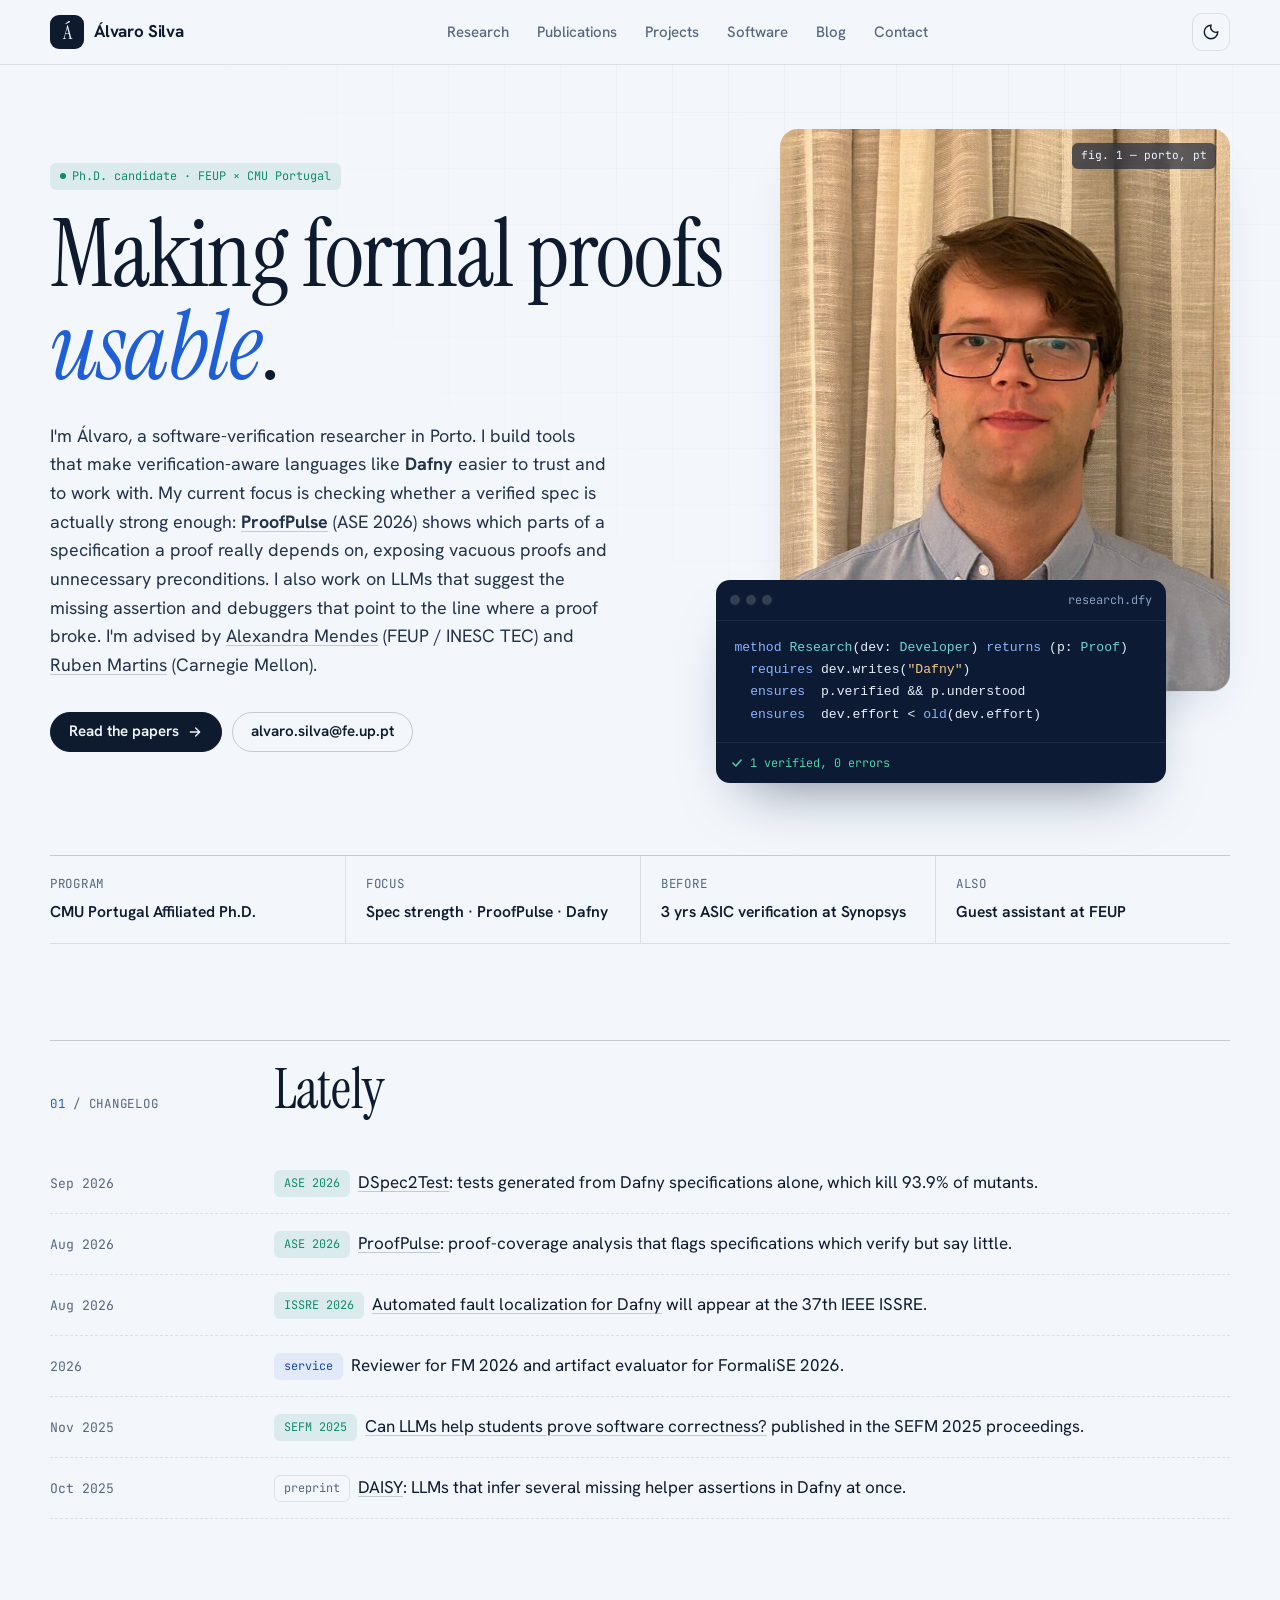
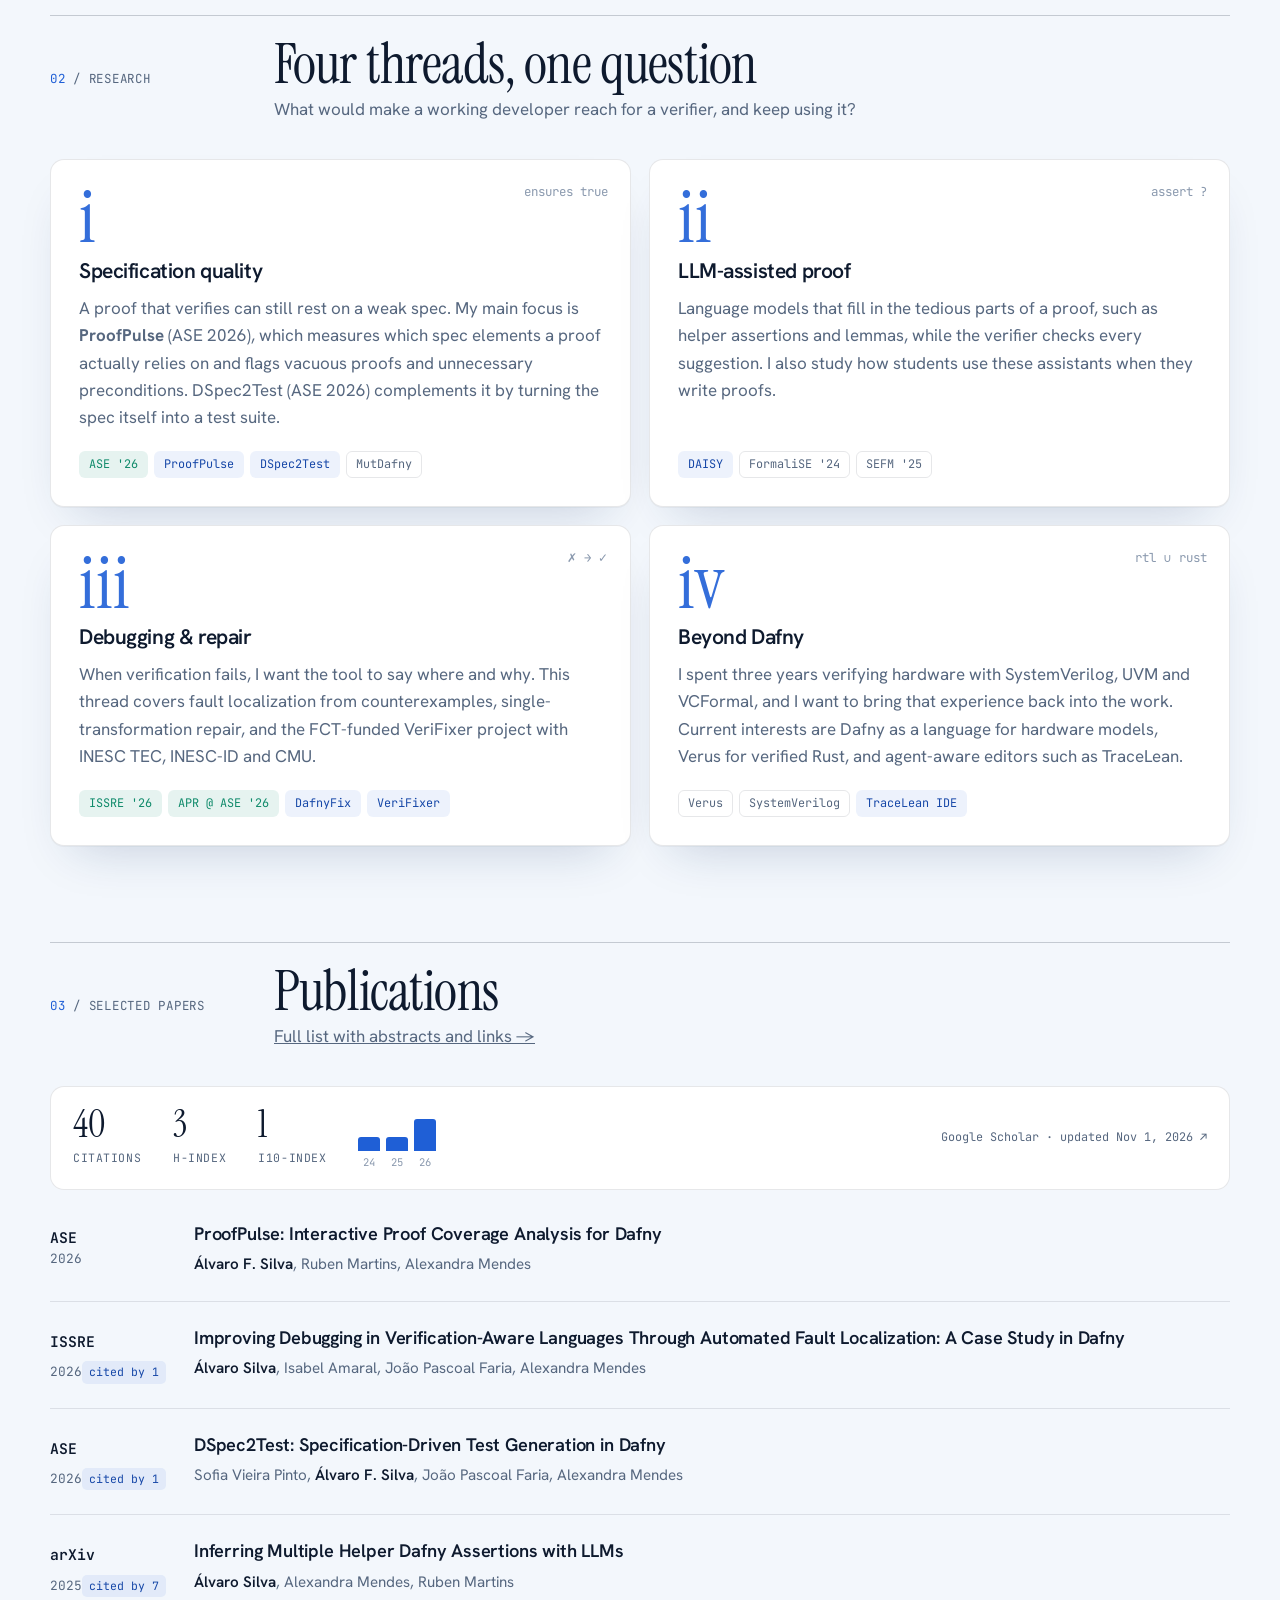
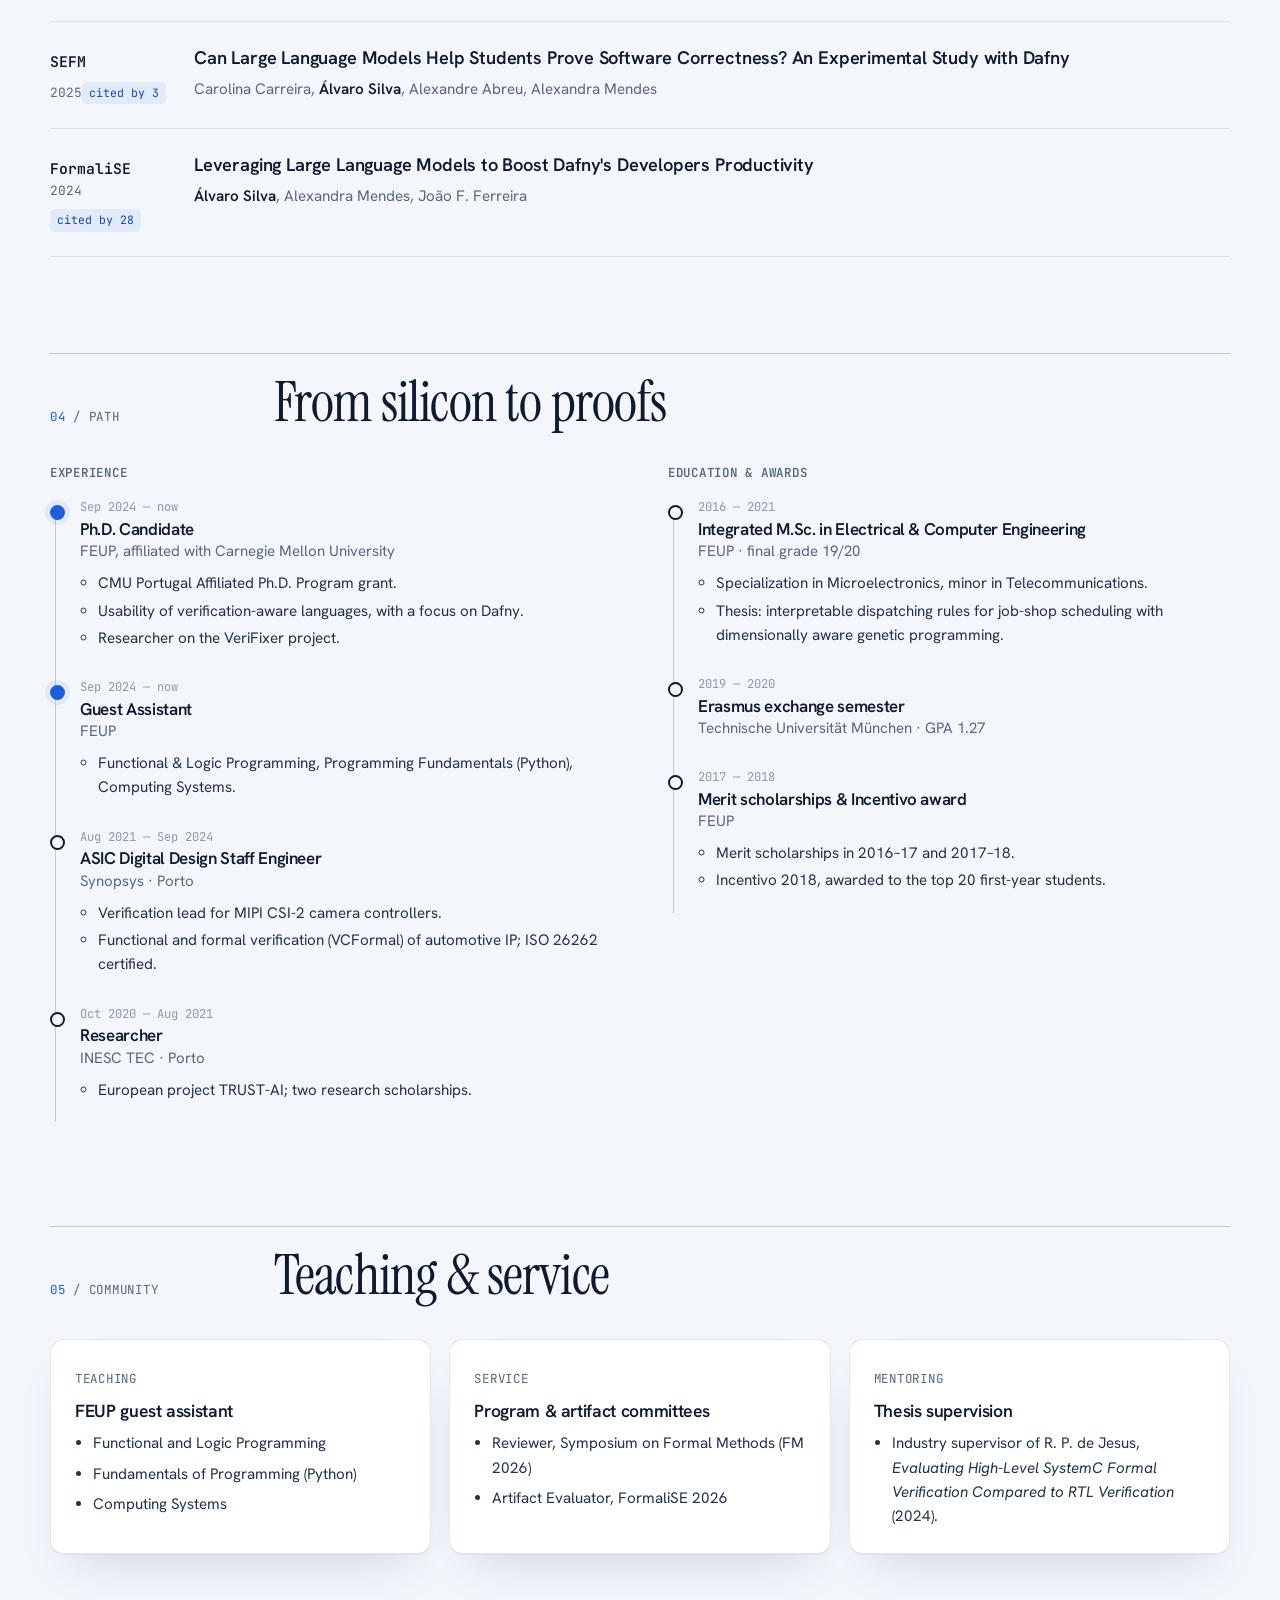
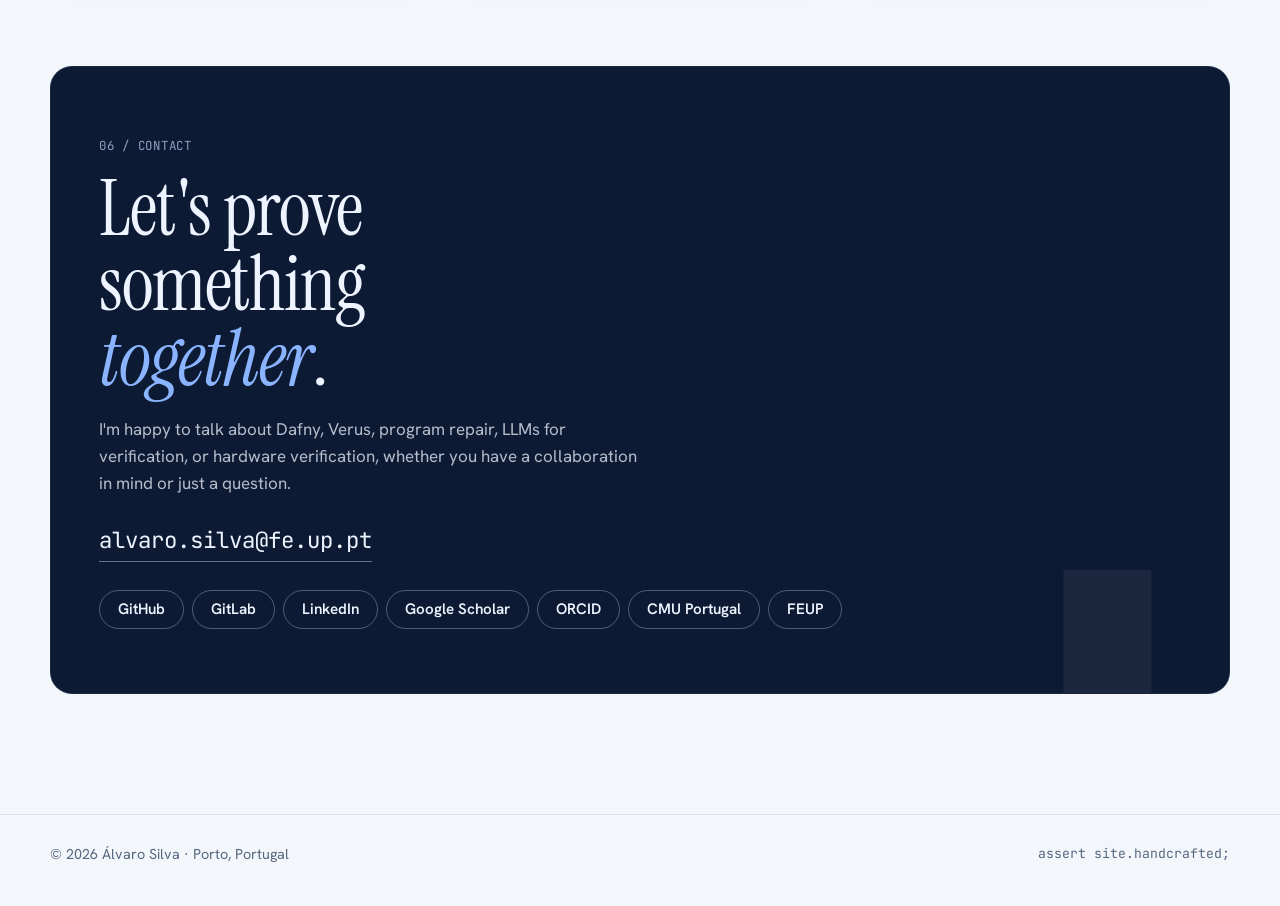
<file: index.html>
<!doctype html>
<html lang="en">
<head>
	<meta charset="utf-8">
	<meta name="viewport" content="width=device-width, initial-scale=1">
	<title>Álvaro Silva · Formal verification, made usable</title>
	<meta name="description" content="Álvaro Silva: Ph.D. candidate at FEUP and CMU Portugal working on the usability of verification-aware languages such as Dafny, including LLM-assisted proofs, fault localization, and specification quality.">
	<meta property="og:title" content="Álvaro Silva · Formal verification, made usable">
	<meta property="og:description" content="Ph.D. candidate at FEUP and CMU Portugal researching the usability of Dafny and other verification-aware languages.">
	<meta property="og:image" content="assets/alvaro.jpg">
	<link rel="icon" href="data:image/svg+xml,<svg xmlns='http://www.w3.org/2000/svg' viewBox='0 0 64 64'><rect width='64' height='64' rx='14' fill='%231f5fd6'/><text x='50%25' y='56%25' text-anchor='middle' dominant-baseline='middle' font-family='Georgia,serif' font-size='40' fill='%23ffffff'>Á</text></svg>">
	<link rel="preconnect" href="https://fonts.googleapis.com">
	<link rel="preconnect" href="https://fonts.gstatic.com" crossorigin>
	<link href="https://fonts.googleapis.com/css2?family=Hanken+Grotesk:wght@400;500;600;700&family=Instrument+Serif:ital@0;1&family=JetBrains+Mono:wght@400;500&display=swap" rel="stylesheet">
	<script>try{const t=localStorage.getItem('theme');if(t)document.documentElement.setAttribute('data-theme',t);}catch(e){}</script>
	<link rel="stylesheet" href="assets/site.css">
	<style>
		/* ---------- Hero ---------- */
		.hero { padding: 64px 0 0; }

		.hero-grid {
			display: grid;
			grid-template-columns: 1.2fr 0.8fr;
			gap: 56px;
			align-items: center;
		}

		.hero-grid > * { min-width: 0; }

		.hero h1 { font-size: clamp(3.2rem, 7.4vw, 6.4rem); margin-top: 18px; }

		.hero-lede {
			margin-top: 28px;
			max-width: 56ch;
			font-size: 1.12rem;
			color: var(--ink-soft);
		}

		.hero-lede a { text-decoration-color: var(--line-strong); text-underline-offset: 3px; }
		.hero-lede a:hover { text-decoration-color: var(--accent); }

		.hero-actions { display: flex; flex-wrap: wrap; gap: 10px; margin-top: 32px; }

		.portrait-stage { position: relative; padding-bottom: 92px; }

		.portrait {
			position: relative;
			border-radius: 18px;
			overflow: hidden;
			aspect-ratio: 4 / 5;
			background: #dfe7f2;
			box-shadow: var(--shadow);
		}

		.portrait img { width: 100%; height: 100%; object-fit: cover; object-position: 50% 30%; }

		.portrait figcaption {
			position: absolute;
			top: 14px;
			right: 14px;
			padding: 4px 9px;
			border-radius: 6px;
			background: rgba(13, 26, 51, 0.62);
			backdrop-filter: blur(6px);
			color: var(--on-dark);
			font-family: var(--mono);
			font-size: 0.7rem;
		}

		.portrait-stage .code {
			position: absolute;
			left: -64px;
			right: 24px;
			bottom: 0;
		}

		.status-verifying, .status-done { display: inline-flex; align-items: center; gap: 6px; }
		.status-done { display: none; }
		.verified .status-verifying { display: none; }
		.verified .status-done { display: inline-flex; }

		.spinner {
			width: 10px; height: 10px; border-radius: 50%;
			border: 2px solid rgba(255, 255, 255, 0.2); border-top-color: var(--code-kw);
			animation: spin 0.8s linear infinite;
		}

		@keyframes spin { to { transform: rotate(360deg); } }

		.facts {
			display: grid;
			grid-template-columns: repeat(4, 1fr);
			margin-top: 72px;
			border-top: 1px solid var(--line-strong);
			border-bottom: 1px solid var(--line);
		}

		.fact { padding: 18px 20px 18px 0; }
		.fact + .fact { padding-left: 20px; border-left: 1px solid var(--line); }
		.fact .kicker { display: block; margin-bottom: 4px; }
		.fact strong { font-weight: 600; font-size: 0.98rem; }

		@media (max-width: 980px) {
			.hero-grid { grid-template-columns: 1fr; gap: 40px; }
			.portrait-stage { max-width: 460px; }
			.portrait-stage .code { left: 24px; right: -12px; }
			.facts { grid-template-columns: 1fr 1fr; }
			.fact:nth-child(3) { padding-left: 0; border-left: 0; }
			.fact:nth-child(n+3) { border-top: 1px solid var(--line); }
		}

		@media (max-width: 560px) {
			.hero { padding-top: 36px; }
			.portrait-stage { padding-bottom: 0; }
			.portrait-stage .code { position: relative; left: 0; right: 0; margin-top: -40px; margin-inline: 10px; }
			.facts { grid-template-columns: 1fr; }
			.fact, .fact + .fact { padding-left: 0; border-left: 0; }
			.fact + .fact { border-top: 1px solid var(--line); }
		}

		/* ---------- News log ---------- */
		.log { list-style: none; margin: 0; padding: 0; }

		.log li {
			display: grid;
			grid-template-columns: 200px 1fr;
			gap: 24px;
			padding: 16px 0;
			border-bottom: 1px dashed var(--line);
			align-items: baseline;
		}

		.log time { font-family: var(--mono); font-size: 0.82rem; color: var(--muted); }
		.log .chip { margin-right: 8px; vertical-align: 1px; }
		.log a { text-underline-offset: 3px; text-decoration-color: var(--line-strong); }

		@media (max-width: 720px) { .log li { grid-template-columns: 1fr; gap: 4px; } }

		/* ---------- Research threads ---------- */
		.threads { display: grid; grid-template-columns: repeat(2, 1fr); gap: 18px; }

		.thread {
			position: relative;
			display: grid;
			grid-template-rows: auto auto 1fr auto;
			gap: 12px;
			padding: 28px;
			overflow: hidden;
		}

		.thread .num {
			font-family: var(--serif);
			font-size: 4.6rem;
			line-height: 0.8;
			color: var(--accent);
			opacity: 0.9;
		}

		.thread h3 { font-size: 1.32rem; }
		.thread p { color: var(--muted); }

		.thread .outputs { display: flex; flex-wrap: wrap; gap: 6px; padding-top: 8px; }

		.thread .glyph {
			position: absolute;
			right: 22px;
			top: 22px;
			font-family: var(--mono);
			font-size: 0.78rem;
			color: var(--faint);
		}

		@media (max-width: 760px) { .threads { grid-template-columns: 1fr; } .thread { padding: 22px; } }

		/* ---------- Path ---------- */
		.path { display: grid; grid-template-columns: 1fr 1fr; gap: 56px; }
		.path h3.kicker { margin-bottom: 18px; }

		.steps { list-style: none; margin: 0; padding: 0; position: relative; }
		.steps::before { content: ""; position: absolute; left: 5px; top: 8px; bottom: 8px; width: 1px; background: var(--line-strong); }

		.step { position: relative; padding: 0 0 28px 30px; }
		.step::before {
			content: ""; position: absolute; left: 0; top: 7px;
			width: 11px; height: 11px; border-radius: 50%;
			background: var(--bg); border: 2px solid var(--ink);
		}
		.step.now::before { background: var(--accent); border-color: var(--accent); box-shadow: 0 0 0 5px var(--accent-wash); }

		.step h4 { font-size: 1.06rem; }
		.step .where { color: var(--muted); font-size: 0.94rem; }
		.step .when { font-family: var(--mono); font-size: 0.76rem; color: var(--faint); display: block; margin-bottom: 2px; }
		.step ul { margin: 8px 0 0; padding-left: 18px; color: var(--ink-soft); font-size: 0.95rem; }
		.step li + li { margin-top: 3px; }

		@media (max-width: 860px) { .path { grid-template-columns: 1fr; gap: 24px; } }

		/* ---------- Teaching & service ---------- */
		.trio { display: grid; grid-template-columns: repeat(3, 1fr); gap: 18px; }
		.trio .card h3 { font-size: 1.1rem; margin: 10px 0 10px; }
		.trio ul { margin: 0; padding-left: 18px; color: var(--ink-soft); font-size: 0.95rem; }
		.trio li + li { margin-top: 6px; }
		@media (max-width: 860px) { .trio { grid-template-columns: 1fr; } }

		/* ---------- Contact ---------- */
		.contact {
			margin-top: 112px;
			padding: 64px 48px;
			border-radius: 22px;
			background: var(--code-bg);
			color: var(--on-dark);
			border: 1px solid rgba(255, 255, 255, 0.06);
			position: relative;
			overflow: hidden;
		}

		.contact::after {
			content: "∎";
			position: absolute;
			right: 40px;
			bottom: -40px;
			font-size: 16rem;
			line-height: 1;
			color: var(--on-dark);
			opacity: 0.06;
		}

		.contact .kicker { color: var(--code-dim); }
		.contact h2 { font-size: clamp(2.6rem, 6vw, 4.8rem); margin-top: 14px; max-width: 14ch; }
		.contact h2 em { color: var(--code-kw); }
		.contact p { margin-top: 18px; max-width: 54ch; color: rgba(238, 244, 255, 0.75); }
		.contact .email {
			display: inline-block;
			margin-top: 26px;
			font-family: var(--mono);
			font-size: clamp(1rem, 2.6vw, 1.4rem);
			color: var(--on-dark);
			text-decoration: none;
			border-bottom: 1px solid rgba(238, 244, 255, 0.4);
			padding-bottom: 2px;
			word-break: break-all;
		}
		.contact .email:hover { border-color: var(--on-dark); }
		.contact .socials { margin-top: 28px; position: relative; z-index: 1; }
		.contact .btn { color: var(--on-dark); border-color: rgba(238, 244, 255, 0.3); }
		.contact .btn:hover { border-color: var(--on-dark); }

		@media (max-width: 560px) { .contact { padding: 40px 22px; } }
	</style>
</head>
<body>
	<header class="nav">
		<div class="wrap">
			<a class="mark" href="index.html"><span class="mark-glyph">Á</span>Álvaro Silva</a>
			<ul class="nav-links" id="nav-links">
				<li><a href="#research">Research</a></li>
				<li><a href="publications.html">Publications</a></li>
				<li><a href="projects.html">Projects</a></li>
				<li><a href="software.html">Software</a></li>
				<li><a href="blog.html">Blog</a></li>
				<li><a href="#contact">Contact</a></li>
			</ul>
			<div class="nav-tools">
				<button class="icon-btn" id="theme-toggle" type="button" aria-label="Toggle dark mode" title="Toggle theme">
					<svg viewBox="0 0 24 24" fill="none" stroke="currentColor" stroke-width="1.8" stroke-linecap="round" aria-hidden="true"><path d="M12 3a9 9 0 1 0 9 9 7 7 0 0 1-9-9Z"/></svg>
				</button>
				<button class="icon-btn menu-btn" id="menu-toggle" type="button" aria-label="Open menu" aria-expanded="false" aria-controls="nav-links">
					<svg viewBox="0 0 24 24" fill="none" stroke="currentColor" stroke-width="1.8" stroke-linecap="round" aria-hidden="true"><path d="M4 7h16M4 12h16M4 17h16"/></svg>
				</button>
			</div>
		</div>
	</header>

	<main class="wrap">
		<!-- ================= HERO ================= -->
		<section class="hero">
			<div class="hero-grid">
				<div>
					<span class="chip ok"><span class="dot"></span>Ph.D. candidate · FEUP × CMU Portugal</span>
					<h1 class="display">Making formal proofs <em>usable</em>.</h1>
					<p class="hero-lede">
						I'm Álvaro, a software-verification researcher in Porto. I build tools that make verification-aware languages like
						<strong>Dafny</strong> easier to trust and to work with. My current focus is checking whether a verified spec is actually strong enough:
						<a href="https://arxiv.org/abs/2608.30818" target="_blank" rel="noreferrer"><strong>ProofPulse</strong></a> (ASE 2026) shows which parts of a specification a proof really depends on,
						exposing vacuous proofs and unnecessary preconditions. I also work on LLMs that suggest the missing assertion and debuggers that point to the line where a proof broke.
						I'm advised by <a href="https://web.fe.up.pt/~afmendes/" target="_blank" rel="noreferrer">Alexandra Mendes</a> (FEUP / INESC TEC)
						and <a href="https://www.cs.cmu.edu/~rubenm/" target="_blank" rel="noreferrer">Ruben Martins</a> (Carnegie Mellon).
					</p>
					<div class="hero-actions">
						<a class="btn solid" href="publications.html">
							Read the papers
							<svg viewBox="0 0 24 24" fill="none" stroke="currentColor" stroke-width="2" stroke-linecap="round" stroke-linejoin="round" aria-hidden="true"><path d="M5 12h14M13 6l6 6-6 6"/></svg>
						</a>
						<a class="btn" href="mailto:alvaro.silva@fe.up.pt">alvaro.silva@fe.up.pt</a>
					</div>
				</div>

				<div class="portrait-stage">
					<figure class="portrait" style="margin:0">
						<img src="assets/alvaro.jpg" alt="Portrait of Álvaro Silva wearing glasses and a light-blue shirt" width="760" height="934">
						<figcaption>fig. 1 — porto, pt</figcaption>
					</figure>
					<div class="code" id="spec" aria-label="A playful Dafny-style specification of Álvaro's research">
						<div class="code-bar">
							<span class="lights"><i></i><i></i><i></i></span>
							<span>research.dfy</span>
						</div>
<pre><span class="kw">method</span> <span class="ty">Research</span>(dev: <span class="ty">Developer</span>) <span class="kw">returns</span> (p: <span class="ty">Proof</span>)
  <span class="kw">requires</span> dev.writes(<span class="st">"Dafny"</span>)
  <span class="kw">ensures</span>  p.verified &amp;&amp; p.understood
  <span class="kw">ensures</span>  dev.effort &lt; <span class="kw">old</span>(dev.effort)</pre>
						<div class="code-status">
							<span class="status-verifying"><span class="spinner"></span>verifying…</span>
							<span class="status-done ok"><svg viewBox="0 0 24 24" fill="none" stroke="currentColor" stroke-width="2.6" stroke-linecap="round" stroke-linejoin="round" aria-hidden="true"><path d="m5 12 5 5 9-10"/></svg>1 verified, 0 errors</span>
						</div>
					</div>
				</div>
			</div>

			<div class="facts">
				<div class="fact"><span class="kicker">Program</span><strong>CMU Portugal Affiliated Ph.D.</strong></div>
				<div class="fact"><span class="kicker">Focus</span><strong>Spec strength · ProofPulse · Dafny</strong></div>
				<div class="fact"><span class="kicker">Before</span><strong>3 yrs ASIC verification at Synopsys</strong></div>
				<div class="fact"><span class="kicker">Also</span><strong>Guest assistant at FEUP</strong></div>
			</div>
		</section>

		<!-- ================= NOW ================= -->
		<section class="section" id="now">
			<div class="section-head reveal">
				<span class="kicker"><span class="n">01</span> / Changelog</span>
				<h2>Lately</h2>
			</div>
			<ol class="log reveal">
				<li>
					<time datetime="2026-09">Sep 2026</time>
					<div><span class="chip ok">ASE 2026</span><a href="https://arxiv.org/abs/2609.29713" target="_blank" rel="noreferrer">DSpec2Test</a>: tests generated from Dafny specifications alone, which kill 93.9% of mutants.</div>
				</li>
				<li>
					<time datetime="2026-08">Aug 2026</time>
					<div><span class="chip ok">ASE 2026</span><a href="https://arxiv.org/abs/2608.30818" target="_blank" rel="noreferrer">ProofPulse</a>: proof-coverage analysis that flags specifications which verify but say little.</div>
				</li>
				<li>
					<time datetime="2026-08">Aug 2026</time>
					<div><span class="chip ok">ISSRE 2026</span><a href="https://arxiv.org/abs/2608.05399" target="_blank" rel="noreferrer">Automated fault localization for Dafny</a> will appear at the 37th IEEE ISSRE.</div>
				</li>
				<li>
					<time datetime="2026">2026</time>
					<div><span class="chip accent">service</span>Reviewer for FM 2026 and artifact evaluator for FormaliSE 2026.</div>
				</li>
				<li>
					<time datetime="2025-11">Nov 2025</time>
					<div><span class="chip ok">SEFM 2025</span><a href="https://link.springer.com/chapter/10.1007/978-3-032-10444-1_13" target="_blank" rel="noreferrer">Can LLMs help students prove software correctness?</a> published in the SEFM 2025 proceedings.</div>
				</li>
				<li>
					<time datetime="2025-10">Oct 2025</time>
					<div><span class="chip">preprint</span><a href="https://arxiv.org/abs/2511.00125" target="_blank" rel="noreferrer">DAISY</a>: LLMs that infer several missing helper assertions in Dafny at once.</div>
				</li>
			</ol>
		</section>

		<!-- ================= RESEARCH ================= -->
		<section class="section" id="research">
			<div class="section-head reveal">
				<span class="kicker"><span class="n">02</span> / Research</span>
				<div>
					<h2>Four threads, one question</h2>
					<p class="aside" style="grid-column:auto">What would make a working developer reach for a verifier, and keep using it?</p>
				</div>
			</div>
			<div class="threads">
				<article class="card thread reveal">
					<span class="glyph">ensures true</span>
					<span class="num">i</span>
					<h3>Specification quality</h3>
					<p>A proof that verifies can still rest on a weak spec. My main focus is <strong>ProofPulse</strong> (ASE 2026), which measures which spec elements a proof actually relies on and flags vacuous proofs and unnecessary preconditions. DSpec2Test (ASE 2026) complements it by turning the spec itself into a test suite.</p>
					<div class="outputs"><span class="chip ok">ASE '26</span><span class="chip accent">ProofPulse</span><span class="chip accent">DSpec2Test</span><span class="chip">MutDafny</span></div>
				</article>
				<article class="card thread reveal">
					<span class="glyph">assert ?</span>
					<span class="num">ii</span>
					<h3>LLM-assisted proof</h3>
					<p>Language models that fill in the tedious parts of a proof, such as helper assertions and lemmas, while the verifier checks every suggestion. I also study how students use these assistants when they write proofs.</p>
					<div class="outputs"><span class="chip accent">DAISY</span><span class="chip">FormaliSE '24</span><span class="chip">SEFM '25</span></div>
				</article>
				<article class="card thread reveal">
					<span class="glyph">✗ → ✓</span>
					<span class="num">iii</span>
					<h3>Debugging &amp; repair</h3>
					<p>When verification fails, I want the tool to say where and why. This thread covers fault localization from counterexamples, single-transformation repair, and the FCT-funded VeriFixer project with INESC TEC, INESC-ID and CMU.</p>
					<div class="outputs"><span class="chip ok">ISSRE '26</span><span class="chip ok">APR @ ASE '26</span><span class="chip accent">DafnyFix</span><span class="chip accent">VeriFixer</span></div>
				</article>
				<article class="card thread reveal">
					<span class="glyph">rtl ∪ rust</span>
					<span class="num">iv</span>
					<h3>Beyond Dafny</h3>
					<p>I spent three years verifying hardware with SystemVerilog, UVM and VCFormal, and I want to bring that experience back into the work. Current interests are Dafny as a language for hardware models, Verus for verified Rust, and agent-aware editors such as TraceLean.</p>
					<div class="outputs"><span class="chip">Verus</span><span class="chip">SystemVerilog</span><span class="chip accent">TraceLean IDE</span></div>
				</article>
			</div>
		</section>

		<!-- ================= PUBLICATIONS ================= -->
		<section class="section" id="publications">
			<div class="section-head reveal">
				<span class="kicker"><span class="n">03</span> / Selected papers</span>
				<div>
					<h2>Publications</h2>
					<p class="aside" style="grid-column:auto"><a href="publications.html">Full list with abstracts and links →</a></p>
				</div>
			</div>
			<div class="scholar-metrics reveal" data-scholar-metrics hidden style="margin:0 0 32px"></div>
			<ol class="pubs reveal">
				<li class="pub">
					<div class="pub-venue"><strong>ASE</strong>2026</div>
					<div>
						<h3><a href="https://arxiv.org/abs/2608.30818" target="_blank" rel="noreferrer">ProofPulse: Interactive Proof Coverage Analysis for Dafny</a></h3>
						<p class="authors"><span class="me">Álvaro F. Silva</span>, Ruben Martins, Alexandra Mendes</p>
					</div>
				</li>
				<li class="pub">
					<div class="pub-venue"><strong>ISSRE</strong>2026</div>
					<div>
						<h3><a href="https://arxiv.org/abs/2608.05399" target="_blank" rel="noreferrer">Improving Debugging in Verification-Aware Languages Through Automated Fault Localization: A Case Study in Dafny</a></h3>
						<p class="authors"><span class="me">Álvaro Silva</span>, Isabel Amaral, João Pascoal Faria, Alexandra Mendes</p>
					</div>
				</li>
				<li class="pub">
					<div class="pub-venue"><strong>ASE</strong>2026</div>
					<div>
						<h3><a href="https://arxiv.org/abs/2609.29713" target="_blank" rel="noreferrer">DSpec2Test: Specification-Driven Test Generation in Dafny</a></h3>
						<p class="authors">Sofia Vieira Pinto, <span class="me">Álvaro F. Silva</span>, João Pascoal Faria, Alexandra Mendes</p>
					</div>
				</li>
				<li class="pub">
					<div class="pub-venue"><strong>arXiv</strong>2025</div>
					<div>
						<h3><a href="https://arxiv.org/abs/2511.00125" target="_blank" rel="noreferrer">Inferring Multiple Helper Dafny Assertions with LLMs</a></h3>
						<p class="authors"><span class="me">Álvaro Silva</span>, Alexandra Mendes, Ruben Martins</p>
					</div>
				</li>
				<li class="pub">
					<div class="pub-venue"><strong>SEFM</strong>2025</div>
					<div>
						<h3><a href="https://link.springer.com/chapter/10.1007/978-3-032-10444-1_13" target="_blank" rel="noreferrer">Can Large Language Models Help Students Prove Software Correctness? An Experimental Study with Dafny</a></h3>
						<p class="authors">Carolina Carreira, <span class="me">Álvaro Silva</span>, Alexandre Abreu, Alexandra Mendes</p>
					</div>
				</li>
				<li class="pub">
					<div class="pub-venue"><strong>FormaliSE</strong>2024</div>
					<div>
						<h3><a href="https://arxiv.org/abs/2401.00963" target="_blank" rel="noreferrer">Leveraging Large Language Models to Boost Dafny's Developers Productivity</a></h3>
						<p class="authors"><span class="me">Álvaro Silva</span>, Alexandra Mendes, João F. Ferreira</p>
					</div>
				</li>
			</ol>
		</section>

		<!-- ================= PATH ================= -->
		<section class="section" id="path">
			<div class="section-head reveal">
				<span class="kicker"><span class="n">04</span> / Path</span>
				<h2>From silicon to proofs</h2>
			</div>
			<div class="path">
				<div class="reveal">
					<h3 class="kicker">Experience</h3>
					<ol class="steps">
						<li class="step now">
							<span class="when">Sep 2024 — now</span>
							<h4>Ph.D. Candidate</h4>
							<div class="where">FEUP, affiliated with Carnegie Mellon University</div>
							<ul>
								<li>CMU Portugal Affiliated Ph.D. Program grant.</li>
								<li>Usability of verification-aware languages, with a focus on Dafny.</li>
								<li>Researcher on the VeriFixer project.</li>
							</ul>
						</li>
						<li class="step now">
							<span class="when">Sep 2024 — now</span>
							<h4>Guest Assistant</h4>
							<div class="where">FEUP</div>
							<ul>
								<li>Functional &amp; Logic Programming, Programming Fundamentals (Python), Computing Systems.</li>
							</ul>
						</li>
						<li class="step">
							<span class="when">Aug 2021 — Sep 2024</span>
							<h4>ASIC Digital Design Staff Engineer</h4>
							<div class="where">Synopsys · Porto</div>
							<ul>
								<li>Verification lead for MIPI CSI-2 camera controllers.</li>
								<li>Functional and formal verification (VCFormal) of automotive IP; ISO 26262 certified.</li>
							</ul>
						</li>
						<li class="step">
							<span class="when">Oct 2020 — Aug 2021</span>
							<h4>Researcher</h4>
							<div class="where">INESC TEC · Porto</div>
							<ul>
								<li>European project TRUST-AI; two research scholarships.</li>
							</ul>
						</li>
					</ol>
				</div>
				<div class="reveal">
					<h3 class="kicker">Education &amp; awards</h3>
					<ol class="steps">
						<li class="step">
							<span class="when">2016 — 2021</span>
							<h4>Integrated M.Sc. in Electrical &amp; Computer Engineering</h4>
							<div class="where">FEUP · final grade 19/20</div>
							<ul>
								<li>Specialization in Microelectronics, minor in Telecommunications.</li>
								<li>Thesis: interpretable dispatching rules for job-shop scheduling with dimensionally aware genetic programming.</li>
							</ul>
						</li>
						<li class="step">
							<span class="when">2019 — 2020</span>
							<h4>Erasmus exchange semester</h4>
							<div class="where">Technische Universität München · GPA 1.27</div>
						</li>
						<li class="step">
							<span class="when">2017 — 2018</span>
							<h4>Merit scholarships &amp; Incentivo award</h4>
							<div class="where">FEUP</div>
							<ul>
								<li>Merit scholarships in 2016–17 and 2017–18.</li>
								<li>Incentivo 2018, awarded to the top 20 first-year students.</li>
							</ul>
						</li>
					</ol>
				</div>
			</div>
		</section>

		<!-- ================= TEACHING & SERVICE ================= -->
		<section class="section" id="service">
			<div class="section-head reveal">
				<span class="kicker"><span class="n">05</span> / Community</span>
				<h2>Teaching &amp; service</h2>
			</div>
			<div class="trio">
				<article class="card reveal">
					<span class="kicker">Teaching</span>
					<h3>FEUP guest assistant</h3>
					<ul>
						<li>Functional and Logic Programming</li>
						<li>Fundamentals of Programming (Python)</li>
						<li>Computing Systems</li>
					</ul>
				</article>
				<article class="card reveal">
					<span class="kicker">Service</span>
					<h3>Program &amp; artifact committees</h3>
					<ul>
						<li>Reviewer, Symposium on Formal Methods (FM 2026)</li>
						<li>Artifact Evaluator, FormaliSE 2026</li>
					</ul>
				</article>
				<article class="card reveal">
					<span class="kicker">Mentoring</span>
					<h3>Thesis supervision</h3>
					<ul>
						<li>Industry supervisor of R. P. de Jesus, <em>Evaluating High-Level SystemC Formal Verification Compared to RTL Verification</em> (2024).</li>
					</ul>
				</article>
			</div>
		</section>

		<!-- ================= CONTACT ================= -->
		<section class="contact reveal" id="contact">
			<span class="kicker">06 / Contact</span>
			<h2 class="display">Let's prove something <em>together</em>.</h2>
			<p>I'm happy to talk about Dafny, Verus, program repair, LLMs for verification, or hardware verification, whether you have a collaboration in mind or just a question.</p>
			<a class="email" href="mailto:alvaro.silva@fe.up.pt">alvaro.silva@fe.up.pt</a>
			<div class="socials">
				<a class="btn" href="https://github.com/ricostynha1" target="_blank" rel="noreferrer">GitHub</a>
				<a class="btn" href="https://gitlab.com/ricostynha" target="_blank" rel="noreferrer">GitLab</a>
				<a class="btn" href="https://www.linkedin.com/in/AlvaroFestasSilva/" target="_blank" rel="noreferrer">LinkedIn</a>
				<a class="btn" href="https://scholar.google.com/citations?user=24BoIRsAAAAJ&amp;hl=en" target="_blank" rel="noreferrer">Google Scholar</a>
				<a class="btn" href="https://orcid.org/0009-0005-2941-9942" target="_blank" rel="noreferrer">ORCID</a>
				<a class="btn" href="https://cmuportugal.org/students/alvaro-silva/" target="_blank" rel="noreferrer">CMU Portugal</a>
				<a class="btn" href="https://sigarra.up.pt/feup/pt/func_geral.formview?p_codigo=604879" target="_blank" rel="noreferrer">FEUP</a>
			</div>
		</section>
	</main>

	<footer class="footer">
		<div class="wrap">
			<span>© <span id="year">2026</span> Álvaro Silva · Porto, Portugal</span>
			<code>assert site.handcrafted;</code>
		</div>
	</footer>

	<script src="assets/site.js"></script>
	<script src="data/scholar.js"></script>
	<script src="assets/scholar.js"></script>
	<script>
		// Fake a verifier run on the hero spec.
		(function () {
			const spec = document.getElementById('spec');
			if (!spec) return;
			const delay = window.matchMedia('(prefers-reduced-motion: reduce)').matches ? 0 : 1600;
			setTimeout(() => spec.classList.add('verified'), delay);
		})();
	</script>
</body>
</html>
</file>
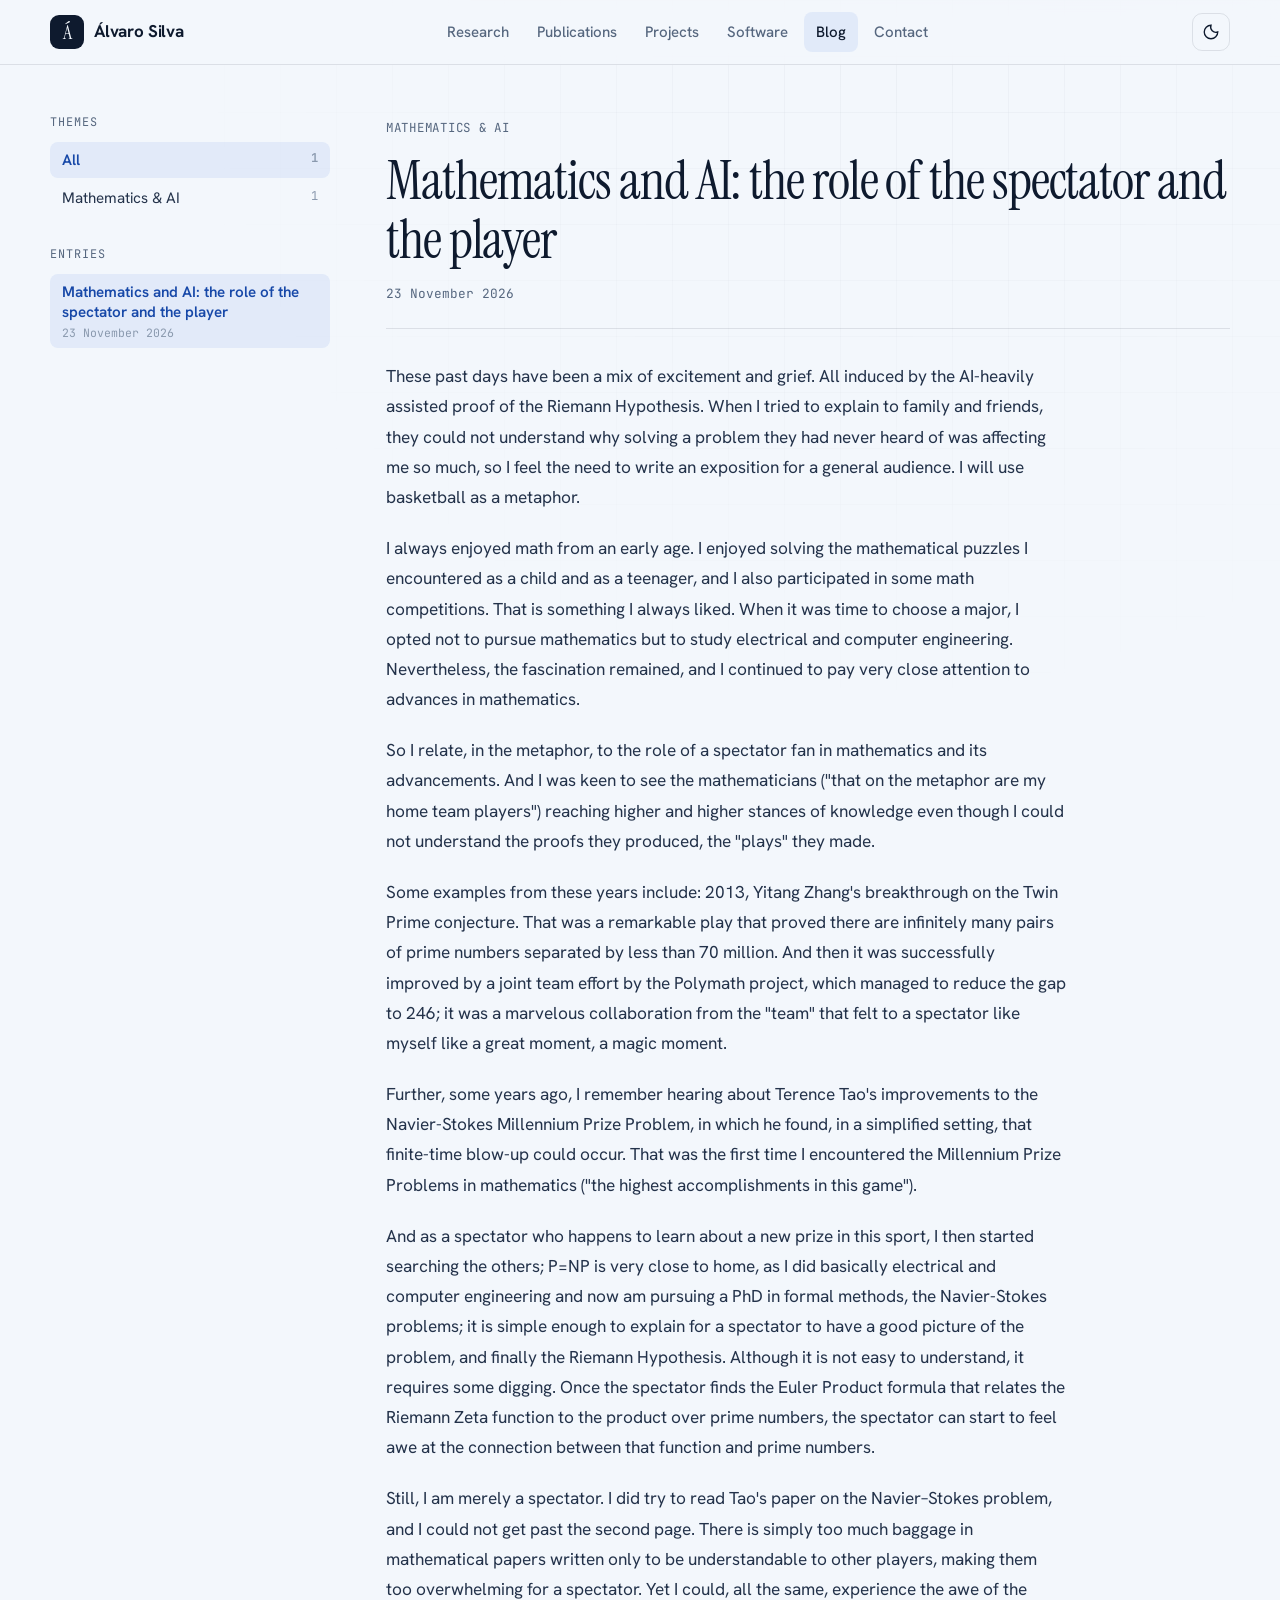
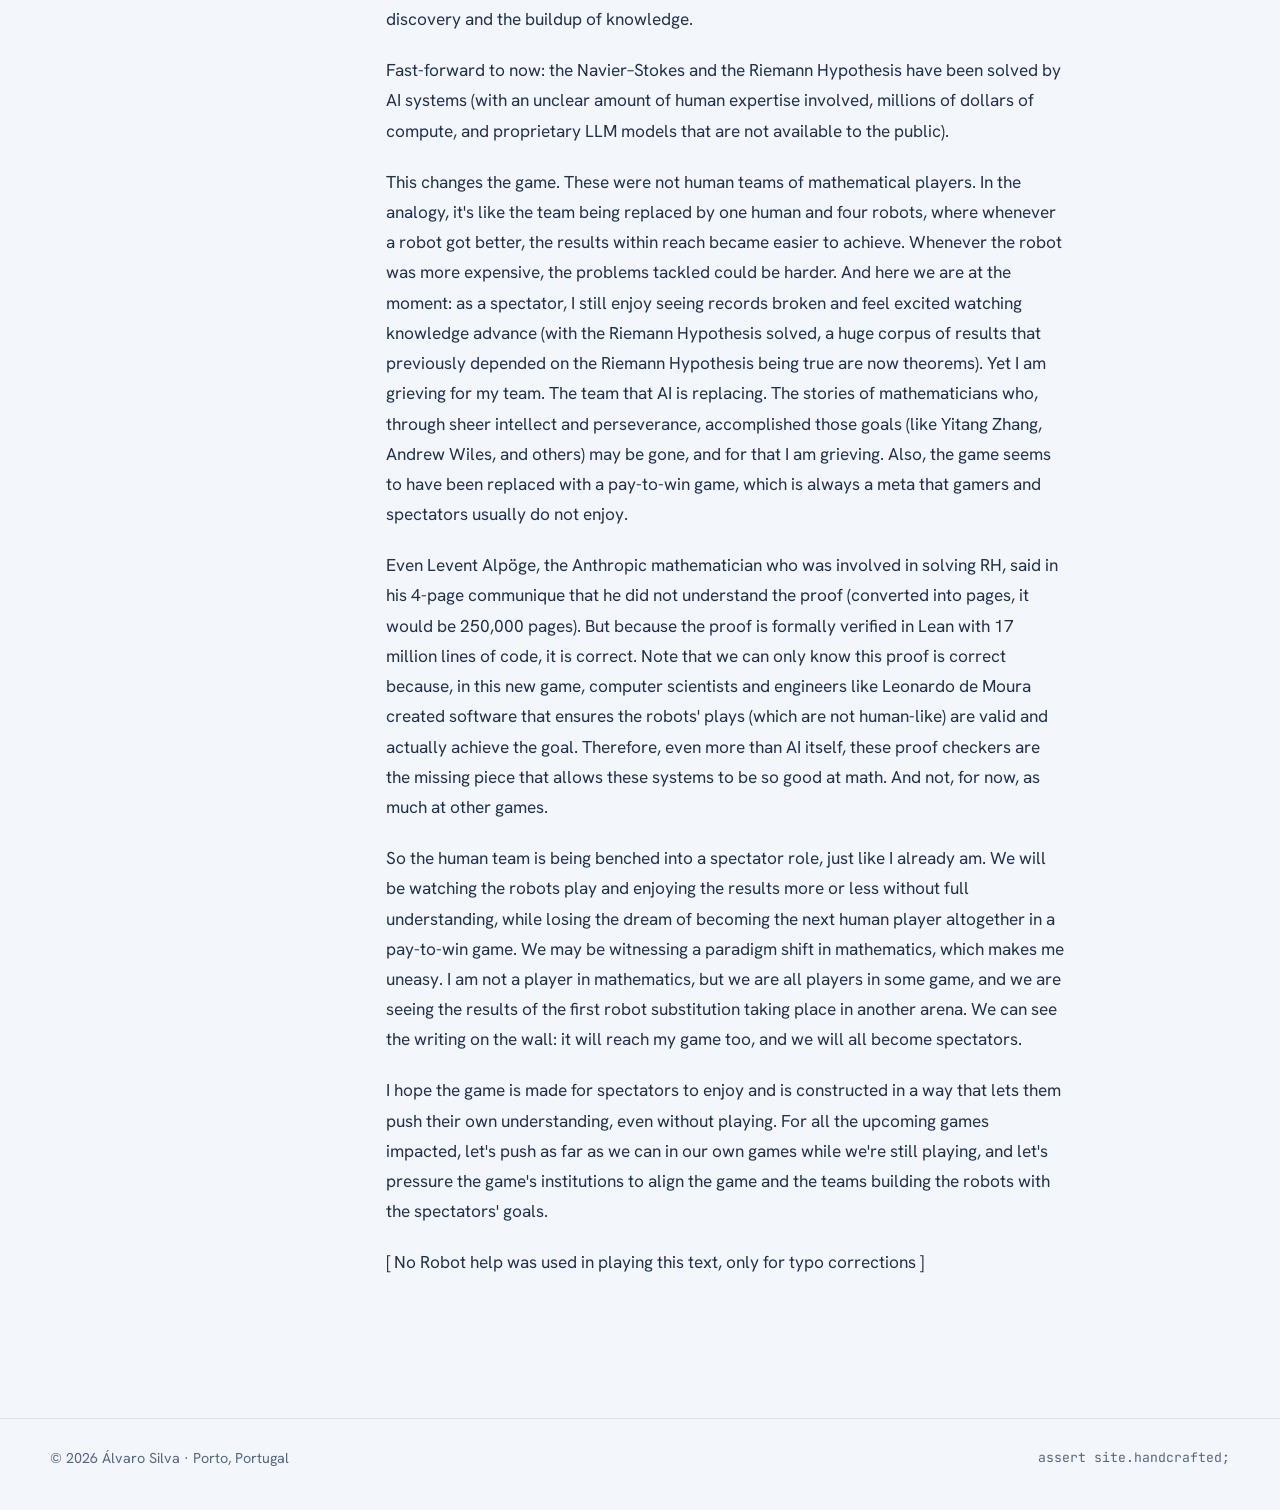
<file: blog.html>
<!doctype html>
<html lang="en">
<head>
	<meta charset="utf-8">
	<meta name="viewport" content="width=device-width, initial-scale=1">
	<title>Blog · Álvaro Silva</title>
	<meta name="description" content="Essays and notes by Álvaro Silva on formal verification, mathematics and AI.">
	<link rel="icon" href="data:image/svg+xml,<svg xmlns='http://www.w3.org/2000/svg' viewBox='0 0 64 64'><rect width='64' height='64' rx='14' fill='%231f5fd6'/><text x='50%25' y='56%25' text-anchor='middle' dominant-baseline='middle' font-family='Georgia,serif' font-size='40' fill='%23ffffff'>Á</text></svg>">
	<link rel="preconnect" href="https://fonts.googleapis.com">
	<link rel="preconnect" href="https://fonts.gstatic.com" crossorigin>
	<link href="https://fonts.googleapis.com/css2?family=Hanken+Grotesk:wght@400;500;600;700&family=Instrument+Serif:ital@0;1&family=JetBrains+Mono:wght@400;500&display=swap" rel="stylesheet">
	<script>try{const t=localStorage.getItem('theme');if(t)document.documentElement.setAttribute('data-theme',t);}catch(e){}</script>
	<link rel="stylesheet" href="assets/site.css">
	<style>
		.blog-layout { display: grid; grid-template-columns: 280px minmax(0, 1fr); gap: 56px; padding-top: 48px; align-items: start; }
		.blog-side { position: sticky; top: 88px; display: grid; gap: 28px; }
		.side-title { font-family: var(--mono); font-size: 0.74rem; letter-spacing: 0.08em; text-transform: uppercase; color: var(--muted); margin-bottom: 10px; }
		.side-list { list-style: none; display: grid; gap: 2px; margin: 0; padding: 0; }
		.side-list button { all: unset; box-sizing: border-box; width: 100%; cursor: pointer; padding: 8px 12px; border-radius: 8px; color: var(--ink-soft); font-size: 0.95rem; line-height: 1.35; display: flex; justify-content: space-between; gap: 10px; }
		.side-list button:hover { background: var(--accent-wash); color: var(--ink); }
		.side-list button:focus-visible { outline: 2px solid var(--accent); }
		.side-list button[aria-current="true"] { background: var(--accent-wash); color: var(--accent-ink); font-weight: 600; }
		.side-list .count { font-family: var(--mono); font-size: 0.76rem; color: var(--faint); }
		.entry-date { display: block; font-family: var(--mono); font-size: 0.72rem; color: var(--faint); margin-top: 2px; font-weight: 400; }
		.side-list button.entry-btn { flex-direction: column; justify-content: flex-start; gap: 0; }

		.post-head { border-bottom: 1px solid var(--line); padding-bottom: 24px; margin-bottom: 32px; }
		.post-head h1 { font-family: var(--serif); font-weight: 400; font-size: clamp(2.2rem, 4.5vw, 3.4rem); line-height: 1.08; margin-top: 12px; }
		.post-meta { margin-top: 14px; font-family: var(--mono); font-size: 0.8rem; color: var(--muted); }
		.post-body { max-width: 68ch; font-size: 1.08rem; line-height: 1.75; color: var(--ink-soft); }
		.post-body p { margin: 0 0 1.2em; }
		.post-body h2, .post-body h3 { font-family: var(--serif); font-weight: 400; color: var(--ink); line-height: 1.15; margin: 1.8em 0 0.6em; }
		.post-body h2 { font-size: 2rem; }
		.post-body h3 { font-size: 1.5rem; }
		.post-body blockquote { margin: 0 0 1.2em; padding-left: 18px; border-left: 3px solid var(--accent); color: var(--muted); font-style: italic; }
		.post-body ul, .post-body ol { margin: 0 0 1.2em 1.3em; }
		.post-body code { font-family: var(--mono); font-size: 0.9em; background: var(--accent-wash); padding: 1px 5px; border-radius: 4px; }
		.post-body pre { background: var(--code-bg); color: var(--code-ink); padding: 16px; border-radius: 10px; overflow-x: auto; margin: 0 0 1.2em; }
		.post-body pre code { background: none; padding: 0; }
		.post-body a { color: var(--accent); }
		.post-body hr { border: 0; border-top: 1px solid var(--line); margin: 2em 0; }
		.notice { color: var(--muted); font-family: var(--mono); font-size: 0.88rem; }

		@media (max-width: 860px) {
			.blog-layout { grid-template-columns: 1fr; gap: 32px; }
			.blog-side { position: static; }
		}
	</style>
</head>
<body>
	<header class="nav">
		<div class="wrap">
			<a class="mark" href="index.html"><span class="mark-glyph">Á</span>Álvaro Silva</a>
			<ul class="nav-links" id="nav-links">
				<li><a href="index.html#research">Research</a></li>
				<li><a href="publications.html">Publications</a></li>
				<li><a href="projects.html">Projects</a></li>
				<li><a href="software.html">Software</a></li>
				<li><a href="blog.html" aria-current="page">Blog</a></li>
				<li><a href="index.html#contact">Contact</a></li>
			</ul>
			<div class="nav-tools">
				<button class="icon-btn" id="theme-toggle" type="button" aria-label="Toggle dark mode" title="Toggle theme">
					<svg viewBox="0 0 24 24" fill="none" stroke="currentColor" stroke-width="1.8" stroke-linecap="round" aria-hidden="true"><path d="M12 3a9 9 0 1 0 9 9 7 7 0 0 1-9-9Z"/></svg>
				</button>
				<button class="icon-btn menu-btn" id="menu-toggle" type="button" aria-label="Open menu" aria-expanded="false" aria-controls="nav-links">
					<svg viewBox="0 0 24 24" fill="none" stroke="currentColor" stroke-width="1.8" stroke-linecap="round" aria-hidden="true"><path d="M4 7h16M4 12h16M4 17h16"/></svg>
				</button>
			</div>
		</div>
	</header>

	<main class="wrap">
		<div class="blog-layout">
			<aside class="blog-side" aria-label="Blog navigation">
				<div>
					<div class="side-title">Themes</div>
					<ul class="side-list" id="theme-list"></ul>
				</div>
				<div>
					<div class="side-title">Entries</div>
					<ul class="side-list" id="entry-list"></ul>
				</div>
			</aside>
			<article id="post"><p class="notice">Loading…</p></article>
		</div>
	</main>

	<footer class="footer">
		<div class="wrap">
			<span>© <span id="year">2026</span> Álvaro Silva · Porto, Portugal</span>
			<code>assert site.handcrafted;</code>
		</div>
	</footer>

	<script src="assets/site.js"></script>
	<script src="blog/posts.js"></script>
	<script>
		const ALL = 'All';
		const posts = (window.BLOG_POSTS || []).slice().sort((a, b) => b.date.localeCompare(a.date));
		const state = { theme: ALL, slug: null };

		const esc = (s) => String(s).replace(/[&<>"']/g, (c) => ({ '&': '&amp;', '<': '&lt;', '>': '&gt;', '"': '&quot;', "'": '&#39;' }[c]));
		const fmtDate = (d) => new Date(d + 'T00:00:00').toLocaleDateString('en-GB', { day: 'numeric', month: 'long', year: 'numeric' });

		// Minimal Markdown: headings, paragraphs, lists, quotes, code, rules, bold/italic/links.
		function inline(s) {
			return esc(s)
				.replace(/`([^`]+)`/g, '<code>$1</code>')
				.replace(/\*\*([^*]+)\*\*/g, '<strong>$1</strong>')
				.replace(/(^|[^*])\*([^*\s][^*]*)\*/g, '$1<em>$2</em>')
				.replace(/\[([^\]]+)\]\((https?:[^)\s]+)\)/g, '<a href="$2" target="_blank" rel="noreferrer">$1</a>');
		}
		function render(text) {
			const out = [];
			let para = [], list = null, code = null;
			const flushPara = () => { if (para.length) { out.push('<p>' + inline(para.join(' ')) + '</p>'); para = []; } };
			const flushList = () => { if (list) { out.push(`<${list.t}>` + list.items.map((i) => '<li>' + inline(i) + '</li>').join('') + `</${list.t}>`); list = null; } };
			for (const raw of text.replace(/\r\n?/g, '\n').split('\n')) {
				if (code !== null) {
					if (raw.startsWith('```')) { out.push('<pre><code>' + esc(code.join('\n')) + '</code></pre>'); code = null; } else code.push(raw);
					continue;
				}
				const line = raw.trimEnd();
				let m;
				if (line.startsWith('```')) { flushPara(); flushList(); code = []; }
				else if (!line.trim()) { flushPara(); flushList(); }
				else if ((m = line.match(/^(#{1,3})\s+(.*)/))) { flushPara(); flushList(); const l = Math.max(2, m[1].length); out.push(`<h${l}>${inline(m[2])}</h${l}>`); }
				else if (/^(-{3,}|\*{3,})$/.test(line)) { flushPara(); flushList(); out.push('<hr>'); }
				else if ((m = line.match(/^>\s?(.*)/))) { flushPara(); flushList(); out.push('<blockquote>' + inline(m[1]) + '</blockquote>'); }
				else if ((m = line.match(/^(?:([-*])|(\d+)\.)\s+(.*)/))) {
					flushPara();
					const t = m[1] ? 'ul' : 'ol';
					if (!list || list.t !== t) { flushList(); list = { t, items: [] }; }
					list.items.push(m[3]);
				}
				else { flushList(); para.push(line.trim()); }
			}
			if (code !== null) out.push('<pre><code>' + esc(code.join('\n')) + '</code></pre>');
			flushPara(); flushList();
			return out.join('\n');
		}

		function readHash() {
			const h = decodeURIComponent(location.hash.slice(1));
			if (h.startsWith('theme=')) { state.theme = h.slice(6) || ALL; state.slug = null; }
			else if (h) { state.slug = h; }
		}
		const setHash = (h) => { location.hash = encodeURIComponent(h); };
		const visiblePosts = () => posts.filter((p) => state.theme === ALL || p.theme === state.theme);

		function renderSide() {
			const themes = [...new Set(posts.map((p) => p.theme))].sort();
			const themeItems = [[ALL, posts.length], ...themes.map((t) => [t, posts.filter((p) => p.theme === t).length])];
			document.getElementById('theme-list').innerHTML = themeItems.map(([t, n]) =>
				`<li><button type="button" data-theme="${esc(t)}" aria-current="${t === state.theme}">${esc(t)}<span class="count">${n}</span></button></li>`).join('');
			document.getElementById('entry-list').innerHTML = visiblePosts().map((p) =>
				`<li><button type="button" class="entry-btn" data-slug="${esc(p.slug)}" aria-current="${p.slug === state.slug}">${esc(p.title)}<span class="entry-date">${fmtDate(p.date)}</span></button></li>`).join('')
				|| '<li class="notice" style="padding:8px 12px">No entries yet.</li>';
		}

		async function renderPost() {
			const box = document.getElementById('post');
			const post = posts.find((p) => p.slug === state.slug) || visiblePosts()[0];
			if (!post) { box.innerHTML = '<p class="notice">No posts yet.</p>'; return; }
			state.slug = post.slug;
			renderSide();
			document.title = post.title + ' · Álvaro Silva';
			box.innerHTML = `<header class="post-head"><span class="kicker">${esc(post.theme)}</span><h1>${esc(post.title)}</h1><div class="post-meta">${fmtDate(post.date)}</div></header><div class="post-body"><p class="notice">Loading…</p></div>`;
			try {
				const res = await fetch(post.file);
				if (!res.ok) throw new Error(res.status);
				const text = await res.text();
				if (state.slug !== post.slug) return;
				box.querySelector('.post-body').innerHTML = text.trim() ? render(text) : '<p class="notice">This post is empty.</p>';
			} catch (e) {
				box.querySelector('.post-body').innerHTML = '<p class="notice">Could not load this post.</p>';
			}
		}

		function update() { renderSide(); renderPost(); }

		document.addEventListener('click', (e) => {
			const b = e.target.closest('button[data-theme], button[data-slug]');
			if (!b) return;
			if (b.dataset.theme) { state.theme = b.dataset.theme; state.slug = null; setHash('theme=' + state.theme); }
			else { setHash(b.dataset.slug); window.scrollTo({ top: 0, behavior: 'smooth' }); }
		});
		window.addEventListener('hashchange', () => { readHash(); update(); });
		readHash(); update();
	</script>
</body>
</html>
</file>
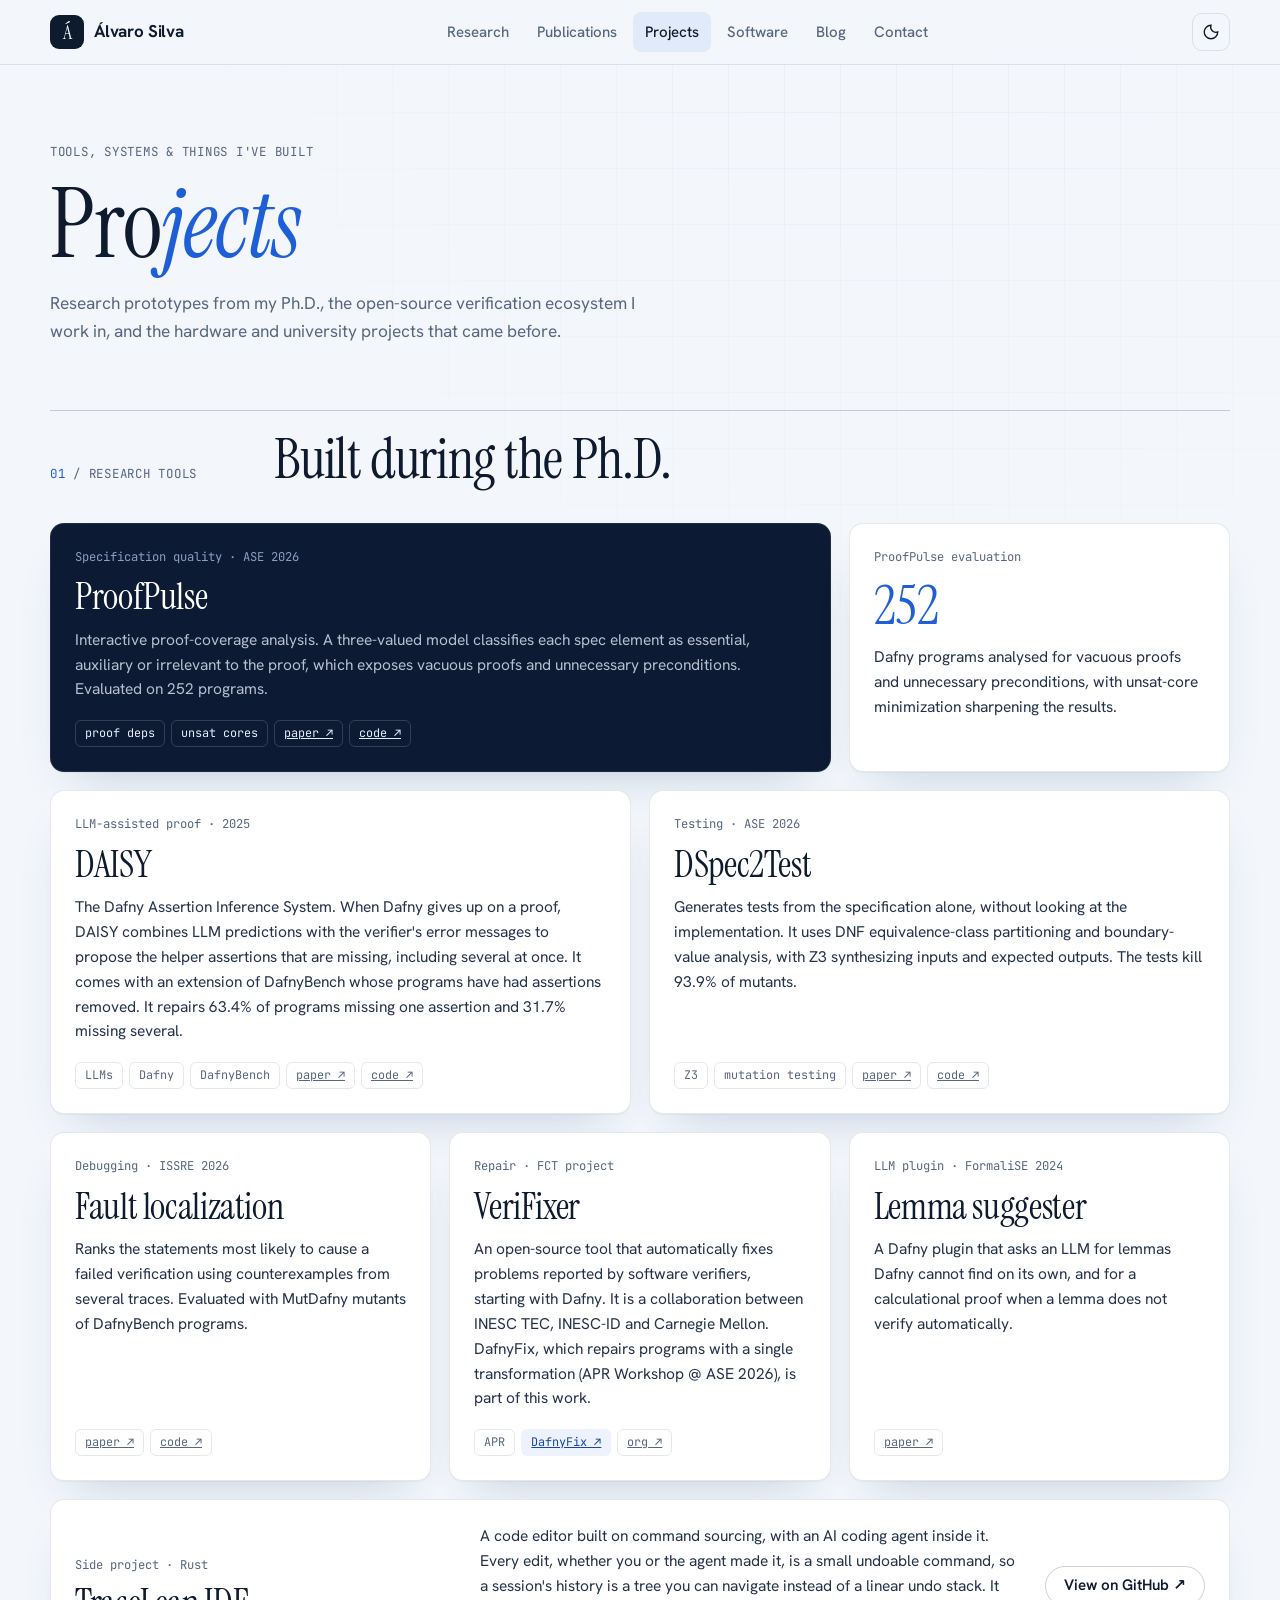
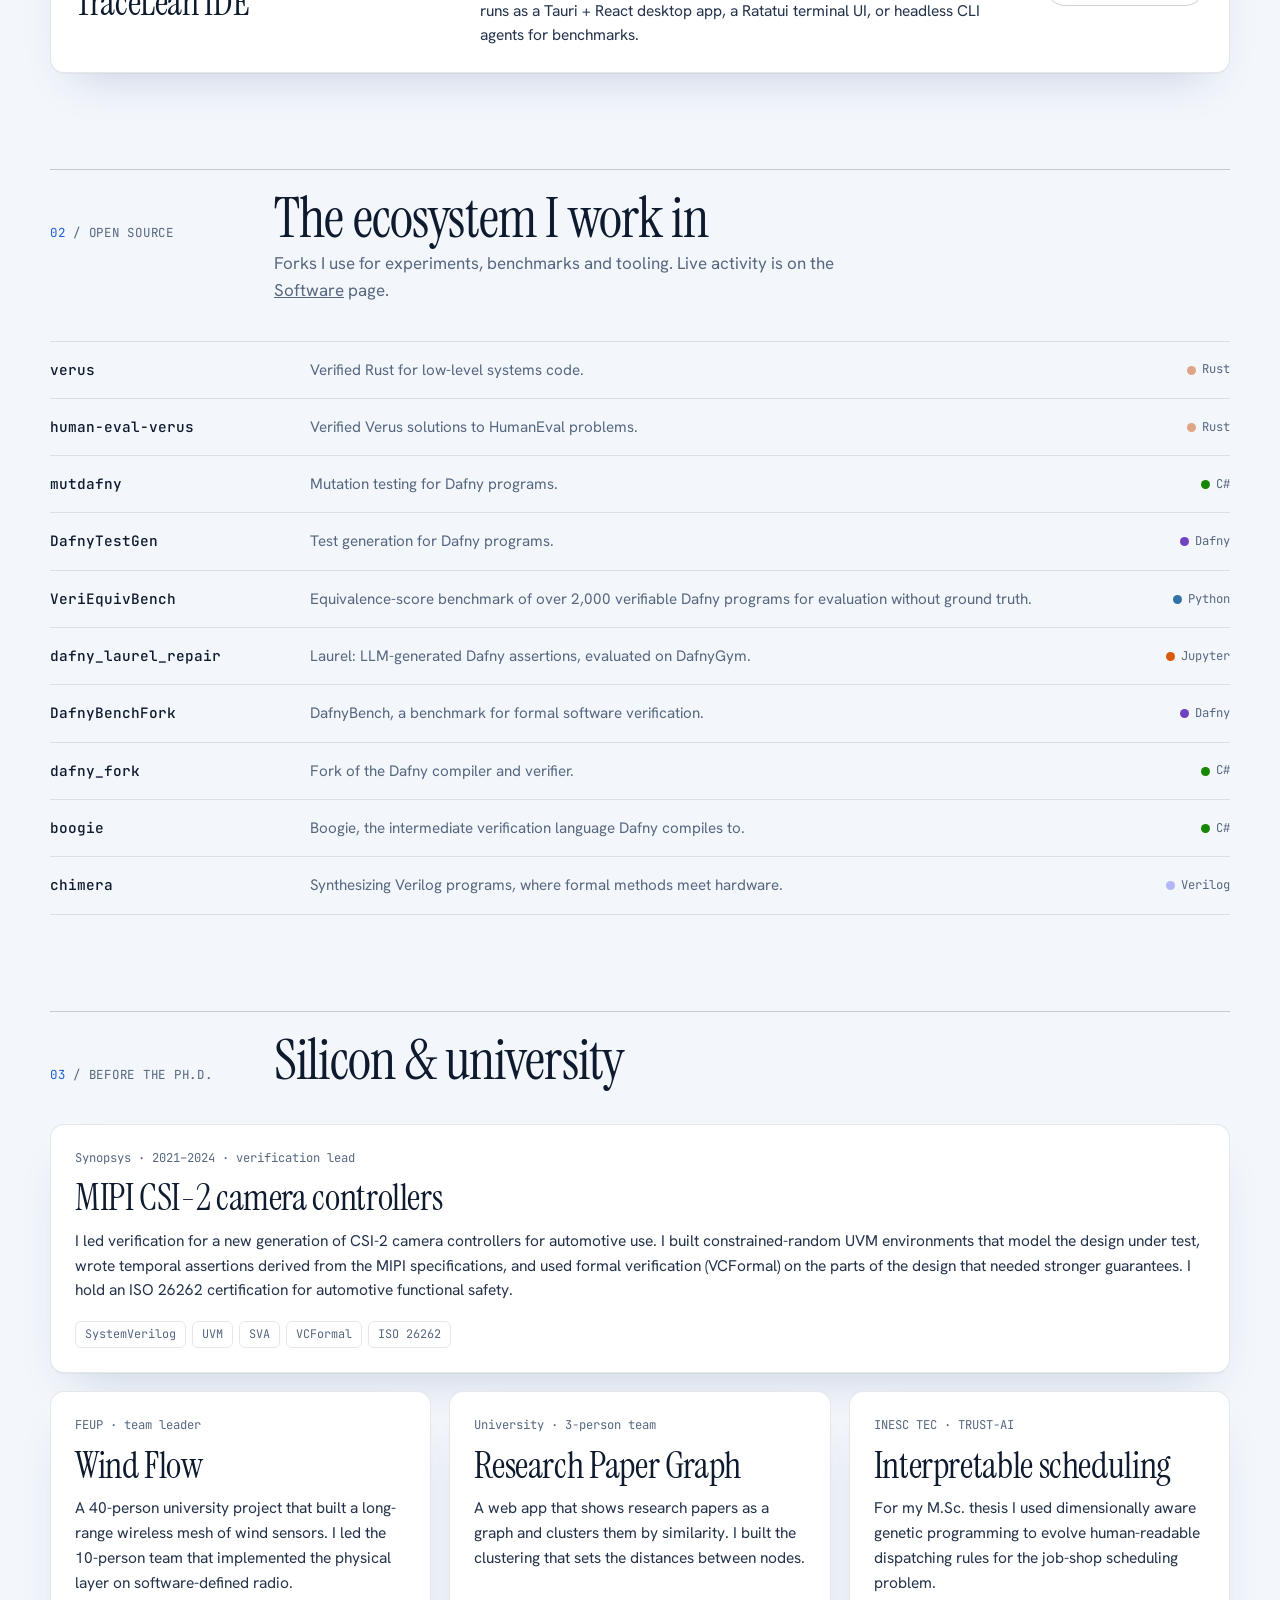
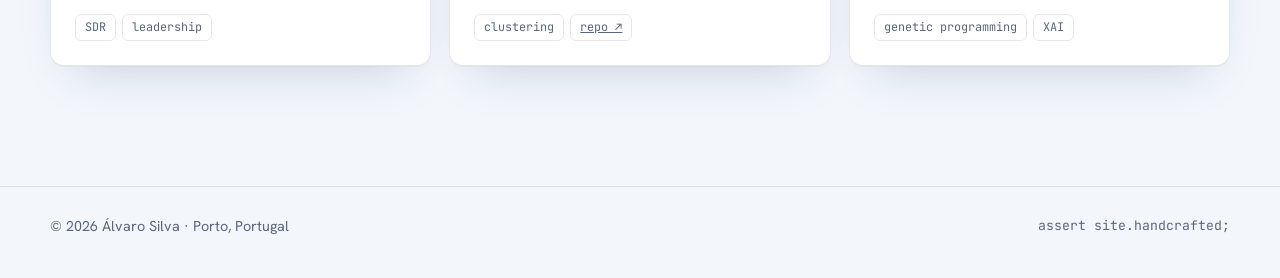
<file: projects.html>
<!doctype html>
<html lang="en">
<head>
	<meta charset="utf-8">
	<meta name="viewport" content="width=device-width, initial-scale=1">
	<title>Projects · Álvaro Silva</title>
	<meta name="description" content="Research tools, open-source work, and engineering projects by Álvaro Silva: DAISY, ProofPulse, DSpec2Test, VeriFixer, TraceLean IDE, and MIPI CSI-2 verification.">
	<link rel="icon" href="data:image/svg+xml,<svg xmlns='http://www.w3.org/2000/svg' viewBox='0 0 64 64'><rect width='64' height='64' rx='14' fill='%231f5fd6'/><text x='50%25' y='56%25' text-anchor='middle' dominant-baseline='middle' font-family='Georgia,serif' font-size='40' fill='%23ffffff'>Á</text></svg>">
	<link rel="preconnect" href="https://fonts.googleapis.com">
	<link rel="preconnect" href="https://fonts.gstatic.com" crossorigin>
	<link href="https://fonts.googleapis.com/css2?family=Hanken+Grotesk:wght@400;500;600;700&family=Instrument+Serif:ital@0;1&family=JetBrains+Mono:wght@400;500&display=swap" rel="stylesheet">
	<script>try{const t=localStorage.getItem('theme');if(t)document.documentElement.setAttribute('data-theme',t);}catch(e){}</script>
	<link rel="stylesheet" href="assets/site.css">
	<style>
		.bento { display: grid; grid-template-columns: repeat(6, 1fr); gap: 18px; }
		.bento .card { display: flex; flex-direction: column; gap: 12px; }
		.span-3 { grid-column: span 3; }
		.span-2 { grid-column: span 2; }
		.span-4 { grid-column: span 4; }
		.span-6 { grid-column: span 6; }

		.tool-name { font-family: var(--serif); font-weight: 400; font-size: 2.3rem; line-height: 1; letter-spacing: -0.01em; }
		.tool-tag { font-family: var(--mono); font-size: 0.76rem; color: var(--muted); }
		.card p { color: var(--ink-soft); font-size: 0.97rem; }
		.card .meta { display: flex; flex-wrap: wrap; gap: 6px; margin-top: auto; padding-top: 6px; }

		.card.feature { background: var(--code-bg); color: var(--code-ink); border-color: rgba(255, 255, 255, 0.08); }
		.card.feature .tool-name { color: #fff; }
		.card.feature p { color: rgba(230, 238, 251, 0.78); }
		.card.feature .tool-tag { color: var(--code-dim); }
		.card.feature .chip { color: var(--code-ink); border-color: rgba(255, 255, 255, 0.16); background: transparent; }

		.metric { font-family: var(--serif); font-size: 3.4rem; line-height: 1; color: var(--accent); }

		@media (max-width: 980px) {
			.span-2, .span-3, .span-4 { grid-column: span 3; }
		}
		@media (max-width: 640px) {
			.bento { grid-template-columns: 1fr; }
			.span-2, .span-3, .span-4, .span-6 { grid-column: auto; }
		}

		/* repo list */
		.repos { list-style: none; margin: 0; padding: 0; border-top: 1px solid var(--line); }
		.repo {
			display: grid;
			grid-template-columns: 240px 1fr auto;
			gap: 20px;
			padding: 16px 0;
			border-bottom: 1px solid var(--line);
			align-items: baseline;
		}
		.repo a.name { font-family: var(--mono); font-size: 0.9rem; font-weight: 500; text-decoration: none; }
		.repo a.name:hover { color: var(--accent); }
		.repo p { color: var(--muted); font-size: 0.95rem; }
		.lang { display: inline-flex; align-items: center; gap: 6px; font-family: var(--mono); font-size: 0.76rem; color: var(--muted); white-space: nowrap; }
		.lang i { width: 9px; height: 9px; border-radius: 50%; display: inline-block; }
		@media (max-width: 720px) { .repo { grid-template-columns: 1fr auto; gap: 4px 12px; } .repo p { grid-column: 1 / -1; } .repo .lang { grid-row: 1; grid-column: 2; } }
	</style>
</head>
<body>
	<header class="nav">
		<div class="wrap">
			<a class="mark" href="index.html"><span class="mark-glyph">Á</span>Álvaro Silva</a>
			<ul class="nav-links" id="nav-links">
				<li><a href="index.html#research">Research</a></li>
				<li><a href="publications.html">Publications</a></li>
				<li><a href="projects.html" aria-current="page">Projects</a></li>
				<li><a href="software.html">Software</a></li>
				<li><a href="blog.html">Blog</a></li>
				<li><a href="index.html#contact">Contact</a></li>
			</ul>
			<div class="nav-tools">
				<button class="icon-btn" id="theme-toggle" type="button" aria-label="Toggle dark mode" title="Toggle theme">
					<svg viewBox="0 0 24 24" fill="none" stroke="currentColor" stroke-width="1.8" stroke-linecap="round" aria-hidden="true"><path d="M12 3a9 9 0 1 0 9 9 7 7 0 0 1-9-9Z"/></svg>
				</button>
				<button class="icon-btn menu-btn" id="menu-toggle" type="button" aria-label="Open menu" aria-expanded="false" aria-controls="nav-links">
					<svg viewBox="0 0 24 24" fill="none" stroke="currentColor" stroke-width="1.8" stroke-linecap="round" aria-hidden="true"><path d="M4 7h16M4 12h16M4 17h16"/></svg>
				</button>
			</div>
		</div>
	</header>

	<main class="wrap">
		<section class="page-hero">
			<span class="kicker">Tools, systems &amp; things I've built</span>
			<h1 class="display" style="margin-top:14px">Pro<em>jects</em></h1>
			<p>Research prototypes from my Ph.D., the open-source verification ecosystem I work in, and the hardware and university projects that came before.</p>
		</section>

		<!-- ========== Research tools ========== -->
		<section class="section" style="padding-top:56px">
			<div class="section-head reveal">
				<span class="kicker"><span class="n">01</span> / Research tools</span>
				<h2>Built during the Ph.D.</h2>
			</div>
			<div class="bento">
				<article class="card feature span-4 reveal">
					<span class="tool-tag">Specification quality · ASE 2026</span>
					<h3 class="tool-name">ProofPulse</h3>
					<p>Interactive proof-coverage analysis. A three-valued model classifies each spec element as essential, auxiliary or irrelevant to the proof, which exposes vacuous proofs and unnecessary preconditions. Evaluated on 252 programs.</p>
					<div class="meta"><span class="chip">proof deps</span><span class="chip">unsat cores</span><a class="chip" href="https://arxiv.org/abs/2608.30818" target="_blank" rel="noreferrer">paper ↗</a><a class="chip" href="https://github.com/VeriFixer/ProofPulse" target="_blank" rel="noreferrer">code ↗</a></div>
				</article>
				<article class="card span-2 reveal">
					<span class="tool-tag">ProofPulse evaluation</span>
					<span class="metric">252</span>
					<p>Dafny programs analysed for vacuous proofs and unnecessary preconditions, with unsat-core minimization sharpening the results.</p>
				</article>

				<article class="card span-3 reveal">
					<span class="tool-tag">LLM-assisted proof · 2025</span>
					<h3 class="tool-name">DAISY</h3>
					<p>The Dafny Assertion Inference System. When Dafny gives up on a proof, DAISY combines LLM predictions with the verifier's error messages to propose the helper assertions that are missing, including several at once. It comes with an extension of DafnyBench whose programs have had assertions removed. It repairs 63.4% of programs missing one assertion and 31.7% missing several.</p>
					<div class="meta"><span class="chip">LLMs</span><span class="chip">Dafny</span><span class="chip">DafnyBench</span><a class="chip" href="https://arxiv.org/abs/2511.00125" target="_blank" rel="noreferrer">paper ↗</a><a class="chip" href="https://github.com/VeriFixer/daisy" target="_blank" rel="noreferrer">code ↗</a></div>
				</article>
				<article class="card span-3 reveal">
					<span class="tool-tag">Testing · ASE 2026</span>
					<h3 class="tool-name">DSpec2Test</h3>
					<p>Generates tests from the specification alone, without looking at the implementation. It uses DNF equivalence-class partitioning and boundary-value analysis, with Z3 synthesizing inputs and expected outputs. The tests kill 93.9% of mutants.</p>
					<div class="meta"><span class="chip">Z3</span><span class="chip">mutation testing</span><a class="chip" href="https://arxiv.org/abs/2609.29713" target="_blank" rel="noreferrer">paper ↗</a><a class="chip" href="https://github.com/VeriFixer/DSpec2Test" target="_blank" rel="noreferrer">code ↗</a></div>
				</article>

				<article class="card span-2 reveal">
					<span class="tool-tag">Debugging · ISSRE 2026</span>
					<h3 class="tool-name">Fault localization</h3>
					<p>Ranks the statements most likely to cause a failed verification using counterexamples from several traces. Evaluated with MutDafny mutants of DafnyBench programs.</p>
					<div class="meta"><a class="chip" href="https://arxiv.org/abs/2608.05399" target="_blank" rel="noreferrer">paper ↗</a><a class="chip" href="https://github.com/VeriFixer/verifixer_fault_localization" target="_blank" rel="noreferrer">code ↗</a></div>
				</article>
				<article class="card span-2 reveal">
					<span class="tool-tag">Repair · FCT project</span>
					<h3 class="tool-name">VeriFixer</h3>
					<p>An open-source tool that automatically fixes problems reported by software verifiers, starting with Dafny. It is a collaboration between INESC TEC, INESC-ID and Carnegie Mellon. DafnyFix, which repairs programs with a single transformation (APR Workshop @ ASE 2026), is part of this work.</p>
					<div class="meta"><span class="chip">APR</span><a class="chip accent" href="https://github.com/VeriFixer/DafnyFix" target="_blank" rel="noreferrer">DafnyFix ↗</a><a class="chip" href="https://github.com/VeriFixer" target="_blank" rel="noreferrer">org ↗</a></div>
				</article>
				<article class="card span-2 reveal">
					<span class="tool-tag">LLM plugin · FormaliSE 2024</span>
					<h3 class="tool-name">Lemma suggester</h3>
					<p>A Dafny plugin that asks an LLM for lemmas Dafny cannot find on its own, and for a calculational proof when a lemma does not verify automatically.</p>
					<div class="meta"><a class="chip" href="https://arxiv.org/abs/2401.00963" target="_blank" rel="noreferrer">paper ↗</a></div>
				</article>

				<article class="card span-6 reveal" style="flex-direction:row;flex-wrap:wrap;align-items:center;gap:24px">
					<div style="flex:1 1 320px">
						<span class="tool-tag">Side project · Rust</span>
						<h3 class="tool-name" style="margin-top:8px">TraceLean IDE</h3>
					</div>
					<p style="flex:2 1 420px">A code editor built on command sourcing, with an AI coding agent inside it. Every edit, whether you or the agent made it, is a small undoable command, so a session's history is a tree you can navigate instead of a linear undo stack. It runs as a Tauri + React desktop app, a Ratatui terminal UI, or headless CLI agents for benchmarks.</p>
					<a class="btn" href="https://github.com/ricostynha1/trace_code_ide" target="_blank" rel="noreferrer">View on GitHub ↗</a>
				</article>
			</div>
		</section>

		<!-- ========== Ecosystem ========== -->
		<section class="section">
			<div class="section-head reveal">
				<span class="kicker"><span class="n">02</span> / Open source</span>
				<div>
					<h2>The ecosystem I work in</h2>
					<p class="aside" style="grid-column:auto">Forks I use for experiments, benchmarks and tooling. Live activity is on the <a href="software.html">Software</a> page.</p>
				</div>
			</div>
			<ul class="repos reveal">
				<li class="repo"><a class="name" href="https://github.com/ricostynha1/verus" target="_blank" rel="noreferrer">verus</a><p>Verified Rust for low-level systems code.</p><span class="lang"><i style="background:#dea584"></i>Rust</span></li>
				<li class="repo"><a class="name" href="https://github.com/ricostynha1/human-eval-verus" target="_blank" rel="noreferrer">human-eval-verus</a><p>Verified Verus solutions to HumanEval problems.</p><span class="lang"><i style="background:#dea584"></i>Rust</span></li>
				<li class="repo"><a class="name" href="https://github.com/ricostynha1/mutdafny" target="_blank" rel="noreferrer">mutdafny</a><p>Mutation testing for Dafny programs.</p><span class="lang"><i style="background:#178600"></i>C#</span></li>
				<li class="repo"><a class="name" href="https://github.com/ricostynha1/DafnyTestGen" target="_blank" rel="noreferrer">DafnyTestGen</a><p>Test generation for Dafny programs.</p><span class="lang"><i style="background:#6f42c1"></i>Dafny</span></li>
				<li class="repo"><a class="name" href="https://github.com/ricostynha1/VeriEquivBench" target="_blank" rel="noreferrer">VeriEquivBench</a><p>Equivalence-score benchmark of over 2,000 verifiable Dafny programs for evaluation without ground truth.</p><span class="lang"><i style="background:#3572a5"></i>Python</span></li>
				<li class="repo"><a class="name" href="https://github.com/ricostynha1/dafny_laurel_repair" target="_blank" rel="noreferrer">dafny_laurel_repair</a><p>Laurel: LLM-generated Dafny assertions, evaluated on DafnyGym.</p><span class="lang"><i style="background:#da5b0b"></i>Jupyter</span></li>
				<li class="repo"><a class="name" href="https://github.com/ricostynha1/DafnyBenchFork" target="_blank" rel="noreferrer">DafnyBenchFork</a><p>DafnyBench, a benchmark for formal software verification.</p><span class="lang"><i style="background:#6f42c1"></i>Dafny</span></li>
				<li class="repo"><a class="name" href="https://github.com/ricostynha1/dafny_fork" target="_blank" rel="noreferrer">dafny_fork</a><p>Fork of the Dafny compiler and verifier.</p><span class="lang"><i style="background:#178600"></i>C#</span></li>
				<li class="repo"><a class="name" href="https://github.com/ricostynha1/boogie" target="_blank" rel="noreferrer">boogie</a><p>Boogie, the intermediate verification language Dafny compiles to.</p><span class="lang"><i style="background:#178600"></i>C#</span></li>
				<li class="repo"><a class="name" href="https://github.com/ricostynha1/chimera" target="_blank" rel="noreferrer">chimera</a><p>Synthesizing Verilog programs, where formal methods meet hardware.</p><span class="lang"><i style="background:#b2b7f8"></i>Verilog</span></li>
			</ul>
		</section>

		<!-- ========== Industry & earlier ========== -->
		<section class="section">
			<div class="section-head reveal">
				<span class="kicker"><span class="n">03</span> / Before the Ph.D.</span>
				<h2>Silicon &amp; university</h2>
			</div>
			<div class="bento">
				<article class="card span-6 reveal">
					<span class="tool-tag">Synopsys · 2021–2024 · verification lead</span>
					<h3 class="tool-name">MIPI CSI-2 camera controllers</h3>
					<p>I led verification for a new generation of CSI-2 camera controllers for automotive use. I built constrained-random UVM environments that model the design under test, wrote temporal assertions derived from the MIPI specifications, and used formal verification (VCFormal) on the parts of the design that needed stronger guarantees. I hold an ISO 26262 certification for automotive functional safety.</p>
					<div class="meta"><span class="chip">SystemVerilog</span><span class="chip">UVM</span><span class="chip">SVA</span><span class="chip">VCFormal</span><span class="chip">ISO 26262</span></div>
				</article>
				<article class="card span-2 reveal">
					<span class="tool-tag">FEUP · team leader</span>
					<h3 class="tool-name">Wind Flow</h3>
					<p>A 40-person university project that built a long-range wireless mesh of wind sensors. I led the 10-person team that implemented the physical layer on software-defined radio.</p>
					<div class="meta"><span class="chip">SDR</span><span class="chip">leadership</span></div>
				</article>
				<article class="card span-2 reveal">
					<span class="tool-tag">University · 3-person team</span>
					<h3 class="tool-name">Research Paper Graph</h3>
					<p>A web app that shows research papers as a graph and clusters them by similarity. I built the clustering that sets the distances between nodes.</p>
					<div class="meta"><span class="chip">clustering</span><a class="chip" href="https://github.com/Jibbow/research-paper-graph" target="_blank" rel="noreferrer">repo ↗</a></div>
				</article>
				<article class="card span-2 reveal">
					<span class="tool-tag">INESC TEC · TRUST-AI</span>
					<h3 class="tool-name">Interpretable scheduling</h3>
					<p>For my M.Sc. thesis I used dimensionally aware genetic programming to evolve human-readable dispatching rules for the job-shop scheduling problem.</p>
					<div class="meta"><span class="chip">genetic programming</span><span class="chip">XAI</span></div>
				</article>
			</div>
		</section>
	</main>

	<footer class="footer">
		<div class="wrap">
			<span>© <span id="year">2026</span> Álvaro Silva · Porto, Portugal</span>
			<code>assert site.handcrafted;</code>
		</div>
	</footer>

	<script src="assets/site.js"></script>
</body>
</html>
</file>
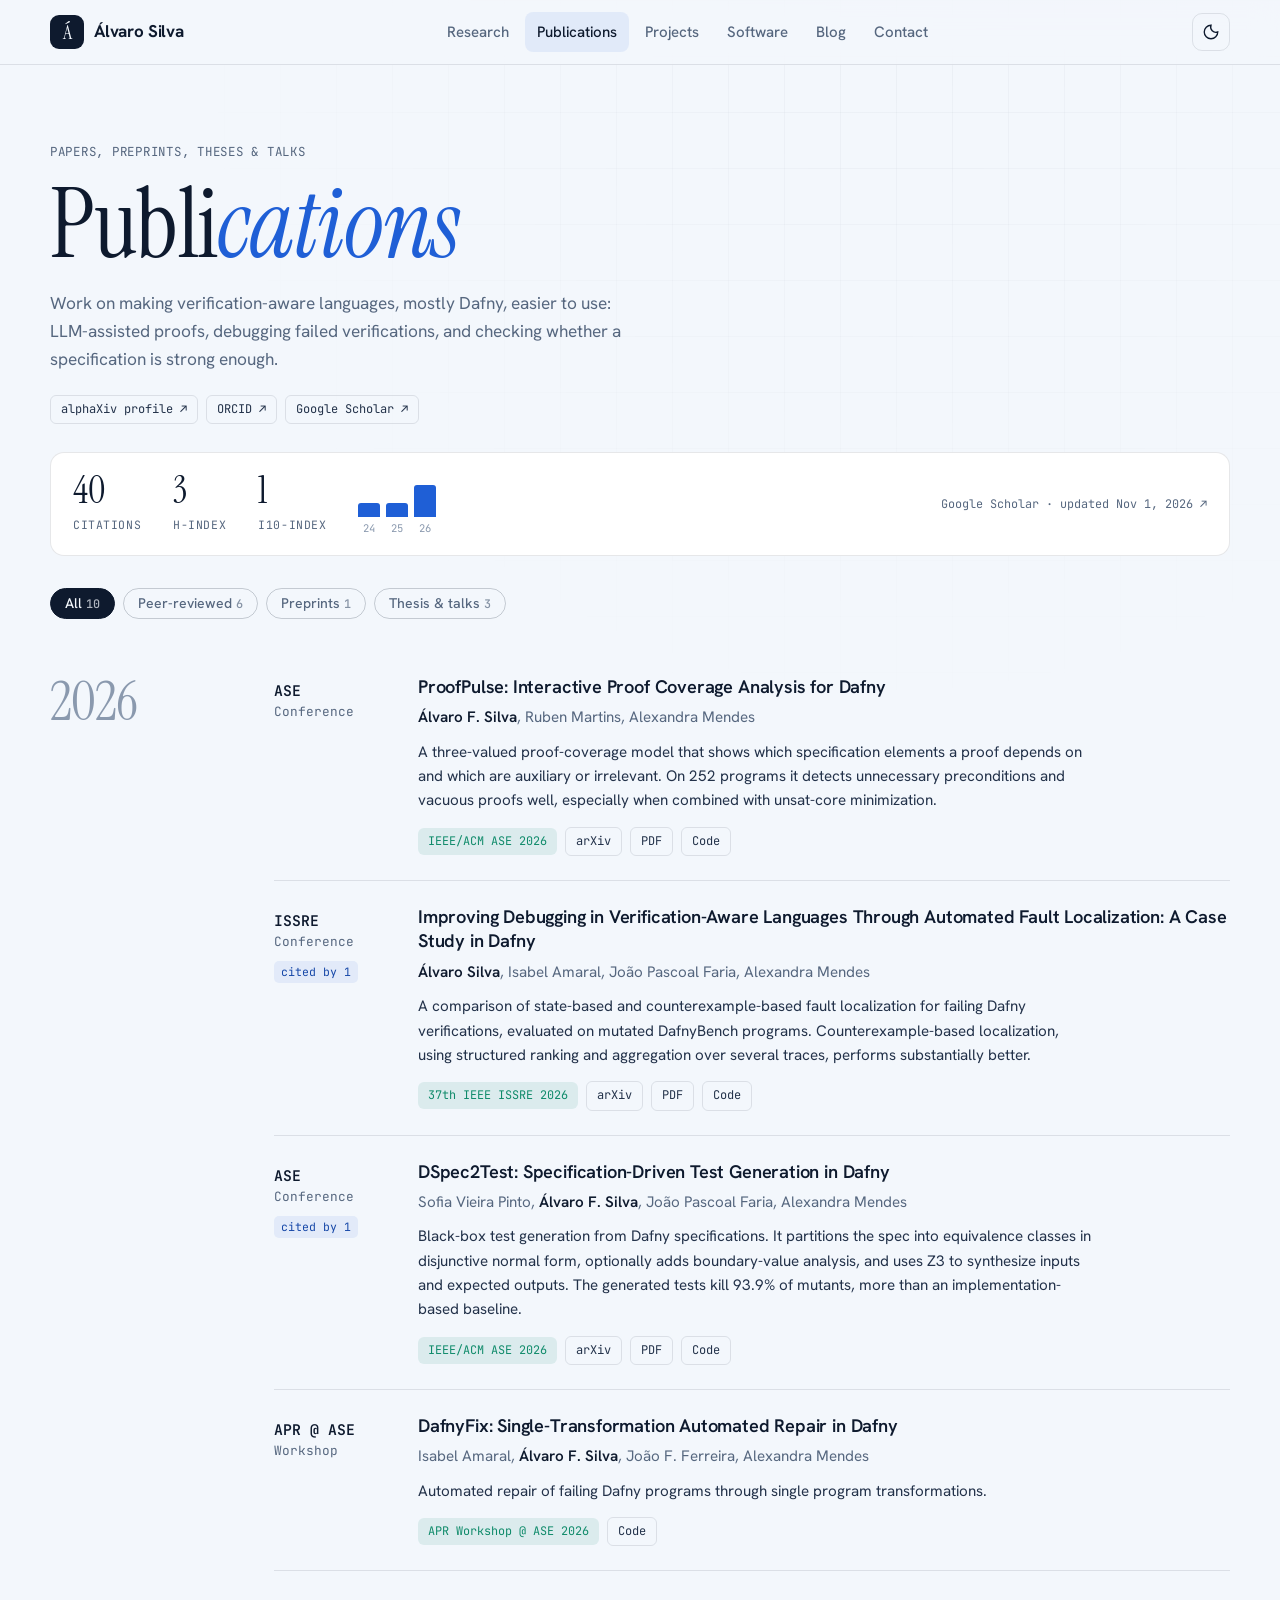
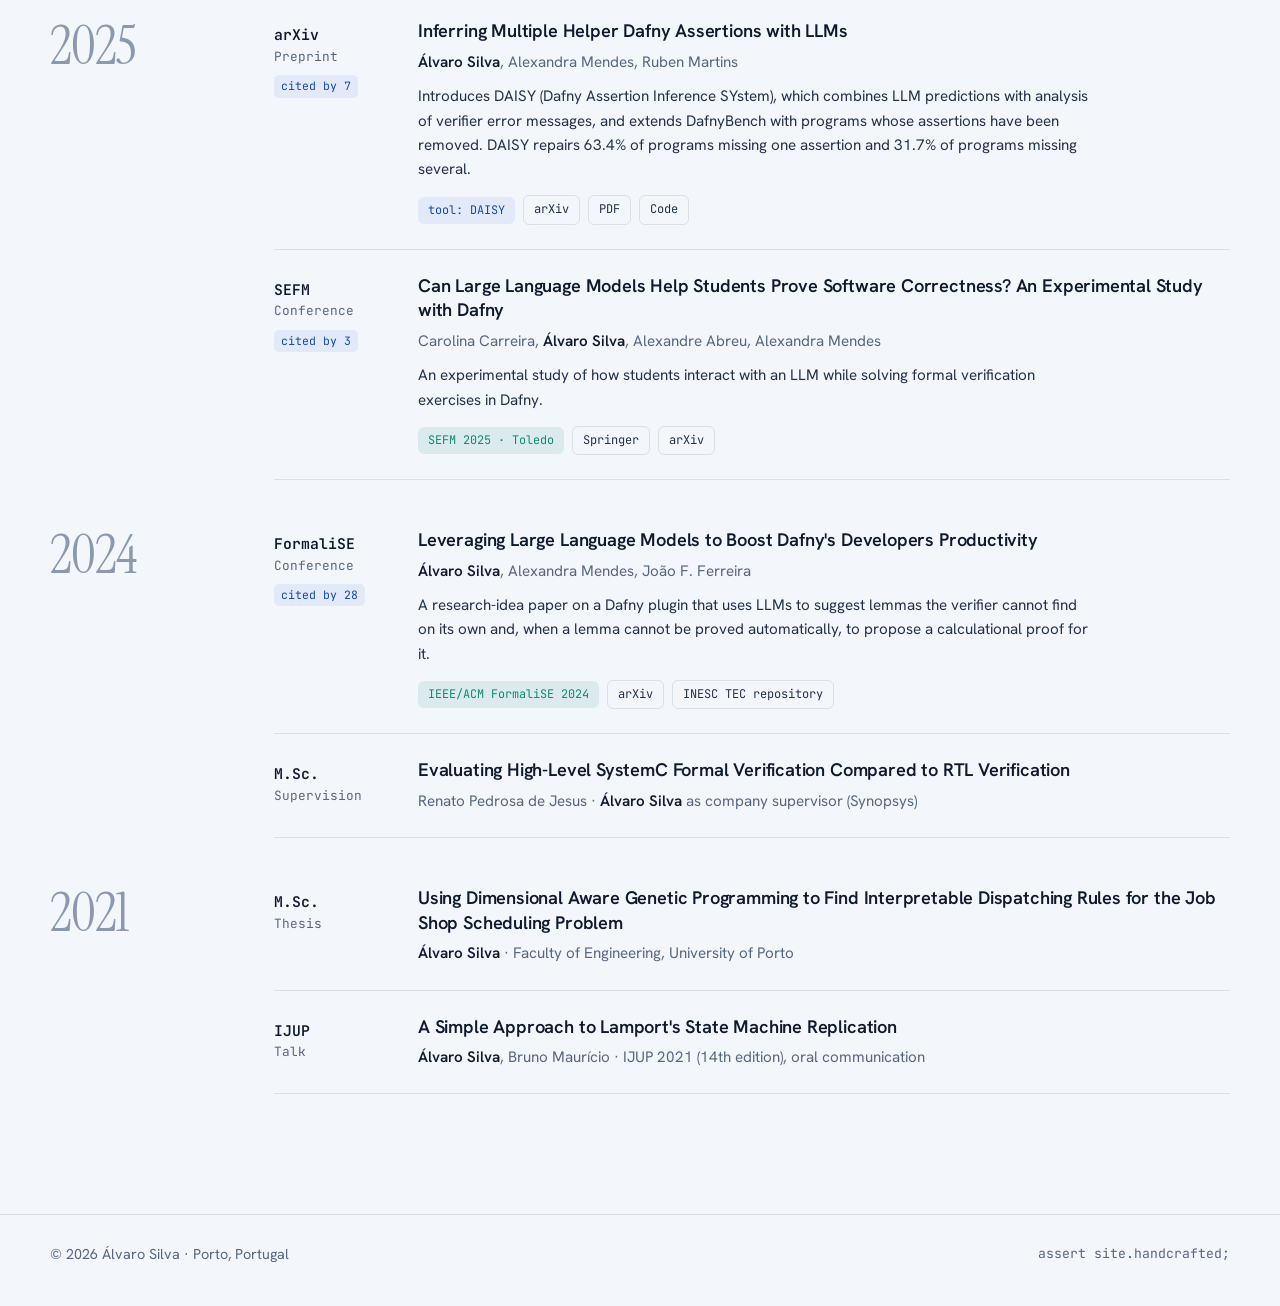
<file: publications.html>
<!doctype html>
<html lang="en">
<head>
	<meta charset="utf-8">
	<meta name="viewport" content="width=device-width, initial-scale=1">
	<title>Publications · Álvaro Silva</title>
	<meta name="description" content="Publications by Álvaro Silva on Dafny, LLM-assisted verification, fault localization, proof coverage, and specification-driven testing.">
	<link rel="icon" href="data:image/svg+xml,<svg xmlns='http://www.w3.org/2000/svg' viewBox='0 0 64 64'><rect width='64' height='64' rx='14' fill='%231f5fd6'/><text x='50%25' y='56%25' text-anchor='middle' dominant-baseline='middle' font-family='Georgia,serif' font-size='40' fill='%23ffffff'>Á</text></svg>">
	<link rel="preconnect" href="https://fonts.googleapis.com">
	<link rel="preconnect" href="https://fonts.gstatic.com" crossorigin>
	<link href="https://fonts.googleapis.com/css2?family=Hanken+Grotesk:wght@400;500;600;700&family=Instrument+Serif:ital@0;1&family=JetBrains+Mono:wght@400;500&display=swap" rel="stylesheet">
	<script>try{const t=localStorage.getItem('theme');if(t)document.documentElement.setAttribute('data-theme',t);}catch(e){}</script>
	<link rel="stylesheet" href="assets/site.css">
	<style>
		.filters { display: flex; flex-wrap: wrap; gap: 8px; margin-top: 32px; }

		.filter {
			padding: 7px 14px;
			border-radius: 999px;
			border: 1px solid var(--line-strong);
			background: transparent;
			color: var(--muted);
			font: 500 0.88rem/1 var(--sans);
			cursor: pointer;
			transition: all 0.15s;
		}

		.filter:hover { color: var(--ink); border-color: var(--ink); }
		.filter[aria-pressed="true"] { background: var(--ink); color: var(--bg); border-color: var(--ink); }
		.filter .count { font-family: var(--mono); font-size: 0.74rem; opacity: 0.7; margin-left: 4px; }

		.year-group { display: grid; grid-template-columns: 200px 1fr; gap: 24px; padding-top: 48px; }
		.year-group > h2 {
			font-family: var(--serif);
			font-weight: 400;
			font-size: 3.4rem;
			line-height: 1;
			color: var(--faint);
			position: sticky;
			top: 84px;
			align-self: start;
		}
		.year-group[hidden] { display: none; }
		.pub[hidden] { display: none; }

		@media (max-width: 720px) {
			.year-group { grid-template-columns: 1fr; gap: 12px; padding-top: 36px; }
			.year-group > h2 { position: static; font-size: 2.6rem; }
		}

		.profiles { display: flex; flex-wrap: wrap; gap: 8px; margin-top: 22px; }
	</style>
</head>
<body>
	<header class="nav">
		<div class="wrap">
			<a class="mark" href="index.html"><span class="mark-glyph">Á</span>Álvaro Silva</a>
			<ul class="nav-links" id="nav-links">
				<li><a href="index.html#research">Research</a></li>
				<li><a href="publications.html" aria-current="page">Publications</a></li>
				<li><a href="projects.html">Projects</a></li>
				<li><a href="software.html">Software</a></li>
				<li><a href="blog.html">Blog</a></li>
				<li><a href="index.html#contact">Contact</a></li>
			</ul>
			<div class="nav-tools">
				<button class="icon-btn" id="theme-toggle" type="button" aria-label="Toggle dark mode" title="Toggle theme">
					<svg viewBox="0 0 24 24" fill="none" stroke="currentColor" stroke-width="1.8" stroke-linecap="round" aria-hidden="true"><path d="M12 3a9 9 0 1 0 9 9 7 7 0 0 1-9-9Z"/></svg>
				</button>
				<button class="icon-btn menu-btn" id="menu-toggle" type="button" aria-label="Open menu" aria-expanded="false" aria-controls="nav-links">
					<svg viewBox="0 0 24 24" fill="none" stroke="currentColor" stroke-width="1.8" stroke-linecap="round" aria-hidden="true"><path d="M4 7h16M4 12h16M4 17h16"/></svg>
				</button>
			</div>
		</div>
	</header>

	<main class="wrap">
		<section class="page-hero">
			<span class="kicker">Papers, preprints, theses &amp; talks</span>
			<h1 class="display" style="margin-top:14px">Publi<em>cations</em></h1>
			<p>Work on making verification-aware languages, mostly Dafny, easier to use: LLM-assisted proofs, debugging failed verifications, and checking whether a specification is strong enough.</p>
			<div class="profiles">
				<a class="pub-link" href="https://www.alphaxiv.org/@alvaro-silva" target="_blank" rel="noreferrer">alphaXiv profile ↗</a>
				<a class="pub-link" href="https://orcid.org/0009-0005-2941-9942" target="_blank" rel="noreferrer">ORCID ↗</a>
				<a class="pub-link" href="https://scholar.google.com/citations?user=24BoIRsAAAAJ&amp;hl=en" target="_blank" rel="noreferrer">Google Scholar ↗</a>
			</div>
			<div class="scholar-metrics" data-scholar-metrics hidden></div>
			<div class="filters" role="group" aria-label="Filter publications">
				<button class="filter" type="button" data-filter="all" aria-pressed="true">All<span class="count" data-count="all"></span></button>
				<button class="filter" type="button" data-filter="peer" aria-pressed="false">Peer-reviewed<span class="count" data-count="peer"></span></button>
				<button class="filter" type="button" data-filter="preprint" aria-pressed="false">Preprints<span class="count" data-count="preprint"></span></button>
				<button class="filter" type="button" data-filter="other" aria-pressed="false">Thesis &amp; talks<span class="count" data-count="other"></span></button>
			</div>
		</section>

		<div id="pub-list">
			<!-- ========== 2026 ========== -->
			<section class="year-group">
				<h2>2026</h2>
				<ol class="pubs">
					<li class="pub" data-kind="peer">
						<div class="pub-venue"><strong>ASE</strong>Conference</div>
						<div>
							<h3><a href="https://arxiv.org/abs/2608.30818" target="_blank" rel="noreferrer">ProofPulse: Interactive Proof Coverage Analysis for Dafny</a></h3>
							<p class="authors"><span class="me">Álvaro F. Silva</span>, Ruben Martins, Alexandra Mendes</p>
							<p class="summary">A three-valued proof-coverage model that shows which specification elements a proof depends on and which are auxiliary or irrelevant. On 252 programs it detects unnecessary preconditions and vacuous proofs well, especially when combined with unsat-core minimization.</p>
							<div class="pub-links">
								<span class="chip ok">IEEE/ACM ASE 2026</span>
								<a class="pub-link" href="https://arxiv.org/abs/2608.30818" target="_blank" rel="noreferrer">arXiv</a>
								<a class="pub-link" href="https://arxiv.org/pdf/2608.30818" target="_blank" rel="noreferrer">PDF</a>
								<a class="pub-link" href="https://github.com/VeriFixer/ProofPulse" target="_blank" rel="noreferrer">Code</a>
							</div>
						</div>
					</li>
					<li class="pub" data-kind="peer">
						<div class="pub-venue"><strong>ISSRE</strong>Conference</div>
						<div>
							<h3><a href="https://arxiv.org/abs/2608.05399" target="_blank" rel="noreferrer">Improving Debugging in Verification-Aware Languages Through Automated Fault Localization: A Case Study in Dafny</a></h3>
							<p class="authors"><span class="me">Álvaro Silva</span>, Isabel Amaral, João Pascoal Faria, Alexandra Mendes</p>
							<p class="summary">A comparison of state-based and counterexample-based fault localization for failing Dafny verifications, evaluated on mutated DafnyBench programs. Counterexample-based localization, using structured ranking and aggregation over several traces, performs substantially better.</p>
							<div class="pub-links">
								<span class="chip ok">37th IEEE ISSRE 2026</span>
								<a class="pub-link" href="https://arxiv.org/abs/2608.05399" target="_blank" rel="noreferrer">arXiv</a>
								<a class="pub-link" href="https://arxiv.org/pdf/2608.05399" target="_blank" rel="noreferrer">PDF</a>
								<a class="pub-link" href="https://github.com/VeriFixer/verifixer_fault_localization" target="_blank" rel="noreferrer">Code</a>
							</div>
						</div>
					</li>
					<li class="pub" data-kind="peer">
						<div class="pub-venue"><strong>ASE</strong>Conference</div>
						<div>
							<h3><a href="https://arxiv.org/abs/2609.29713" target="_blank" rel="noreferrer">DSpec2Test: Specification-Driven Test Generation in Dafny</a></h3>
							<p class="authors">Sofia Vieira Pinto, <span class="me">Álvaro F. Silva</span>, João Pascoal Faria, Alexandra Mendes</p>
							<p class="summary">Black-box test generation from Dafny specifications. It partitions the spec into equivalence classes in disjunctive normal form, optionally adds boundary-value analysis, and uses Z3 to synthesize inputs and expected outputs. The generated tests kill 93.9% of mutants, more than an implementation-based baseline.</p>
							<div class="pub-links">
								<span class="chip ok">IEEE/ACM ASE 2026</span>
								<a class="pub-link" href="https://arxiv.org/abs/2609.29713" target="_blank" rel="noreferrer">arXiv</a>
								<a class="pub-link" href="https://arxiv.org/pdf/2609.29713" target="_blank" rel="noreferrer">PDF</a>
								<a class="pub-link" href="https://github.com/VeriFixer/DSpec2Test" target="_blank" rel="noreferrer">Code</a>
							</div>
						</div>
					</li>
					<li class="pub" data-kind="peer">
						<div class="pub-venue"><strong>APR @ ASE</strong>Workshop</div>
						<div>
							<h3>DafnyFix: Single-Transformation Automated Repair in Dafny</h3>
							<p class="authors">Isabel Amaral, <span class="me">Álvaro F. Silva</span>, João F. Ferreira, Alexandra Mendes</p>
							<p class="summary">Automated repair of failing Dafny programs through single program transformations.</p>
							<div class="pub-links">
								<span class="chip ok">APR Workshop @ ASE 2026</span>
								<a class="pub-link" href="https://github.com/VeriFixer/DafnyFix" target="_blank" rel="noreferrer">Code</a>
							</div>
						</div>
					</li>
				</ol>
			</section>

			<!-- ========== 2025 ========== -->
			<section class="year-group">
				<h2>2025</h2>
				<ol class="pubs">
					<li class="pub" data-kind="preprint">
						<div class="pub-venue"><strong>arXiv</strong>Preprint</div>
						<div>
							<h3><a href="https://arxiv.org/abs/2511.00125" target="_blank" rel="noreferrer">Inferring Multiple Helper Dafny Assertions with LLMs</a></h3>
							<p class="authors"><span class="me">Álvaro Silva</span>, Alexandra Mendes, Ruben Martins</p>
							<p class="summary">Introduces DAISY (Dafny Assertion Inference SYstem), which combines LLM predictions with analysis of verifier error messages, and extends DafnyBench with programs whose assertions have been removed. DAISY repairs 63.4% of programs missing one assertion and 31.7% of programs missing several.</p>
							<div class="pub-links">
								<span class="chip accent">tool: DAISY</span>
								<a class="pub-link" href="https://arxiv.org/abs/2511.00125" target="_blank" rel="noreferrer">arXiv</a>
								<a class="pub-link" href="https://arxiv.org/pdf/2511.00125" target="_blank" rel="noreferrer">PDF</a>
								<a class="pub-link" href="https://github.com/VeriFixer/daisy" target="_blank" rel="noreferrer">Code</a>
							</div>
						</div>
					</li>
					<li class="pub" data-kind="peer">
						<div class="pub-venue"><strong>SEFM</strong>Conference</div>
						<div>
							<h3><a href="https://link.springer.com/chapter/10.1007/978-3-032-10444-1_13" target="_blank" rel="noreferrer">Can Large Language Models Help Students Prove Software Correctness? An Experimental Study with Dafny</a></h3>
							<p class="authors">Carolina Carreira, <span class="me">Álvaro Silva</span>, Alexandre Abreu, Alexandra Mendes</p>
							<p class="summary">An experimental study of how students interact with an LLM while solving formal verification exercises in Dafny.</p>
							<div class="pub-links">
								<span class="chip ok">SEFM 2025 · Toledo</span>
								<a class="pub-link" href="https://link.springer.com/chapter/10.1007/978-3-032-10444-1_13" target="_blank" rel="noreferrer">Springer</a>
								<a class="pub-link" href="https://arxiv.org/abs/2506.22370" target="_blank" rel="noreferrer">arXiv</a>
							</div>
						</div>
					</li>
				</ol>
			</section>

			<!-- ========== 2024 ========== -->
			<section class="year-group">
				<h2>2024</h2>
				<ol class="pubs">
					<li class="pub" data-kind="peer">
						<div class="pub-venue"><strong>FormaliSE</strong>Conference</div>
						<div>
							<h3><a href="https://conf.researchr.org/details/Formalise-2024/Formalise-2024-papers/5/Leveraging-Large-Language-Models-to-Boost-Dafny-s-Developers-Productivity" target="_blank" rel="noreferrer">Leveraging Large Language Models to Boost Dafny's Developers Productivity</a></h3>
							<p class="authors"><span class="me">Álvaro Silva</span>, Alexandra Mendes, João F. Ferreira</p>
							<p class="summary">A research-idea paper on a Dafny plugin that uses LLMs to suggest lemmas the verifier cannot find on its own and, when a lemma cannot be proved automatically, to propose a calculational proof for it.</p>
							<div class="pub-links">
								<span class="chip ok">IEEE/ACM FormaliSE 2024</span>
								<a class="pub-link" href="https://arxiv.org/abs/2401.00963" target="_blank" rel="noreferrer">arXiv</a>
								<a class="pub-link" href="https://repositorio.inesctec.pt/handle/123456789/15273" target="_blank" rel="noreferrer">INESC TEC repository</a>
							</div>
						</div>
					</li>
					<li class="pub" data-kind="other">
						<div class="pub-venue"><strong>M.Sc.</strong>Supervision</div>
						<div>
							<h3>Evaluating High-Level SystemC Formal Verification Compared to RTL Verification</h3>
							<p class="authors">Renato Pedrosa de Jesus · <span class="me">Álvaro Silva</span> as company supervisor (Synopsys)</p>
						</div>
					</li>
				</ol>
			</section>

			<!-- ========== 2021 ========== -->
			<section class="year-group">
				<h2>2021</h2>
				<ol class="pubs">
					<li class="pub" data-kind="other">
						<div class="pub-venue"><strong>M.Sc.</strong>Thesis</div>
						<div>
							<h3>Using Dimensional Aware Genetic Programming to Find Interpretable Dispatching Rules for the Job Shop Scheduling Problem</h3>
							<p class="authors"><span class="me">Álvaro Silva</span> · Faculty of Engineering, University of Porto</p>
						</div>
					</li>
					<li class="pub" data-kind="other">
						<div class="pub-venue"><strong>IJUP</strong>Talk</div>
						<div>
							<h3>A Simple Approach to Lamport's State Machine Replication</h3>
							<p class="authors"><span class="me">Álvaro Silva</span>, Bruno Maurício · IJUP 2021 (14th edition), oral communication</p>
						</div>
					</li>
				</ol>
			</section>
		</div>
		<div id="scholar-unlisted" data-scholar-unlisted hidden></div>
	</main>

	<footer class="footer">
		<div class="wrap">
			<span>© <span id="year">2026</span> Álvaro Silva · Porto, Portugal</span>
			<code>assert site.handcrafted;</code>
		</div>
	</footer>

	<script src="assets/site.js"></script>
	<script src="data/scholar.js"></script>
	<script src="assets/scholar.js"></script>
	<script>
		(function () {
			const pubs = [...document.querySelectorAll('#pub-list .pub')];
			const groups = [...document.querySelectorAll('#pub-list .year-group')];
			const buttons = [...document.querySelectorAll('.filter')];

			const counts = { all: pubs.length };
			for (const pub of pubs) counts[pub.dataset.kind] = (counts[pub.dataset.kind] || 0) + 1;
			for (const el of document.querySelectorAll('[data-count]')) el.textContent = counts[el.dataset.count] || 0;

			function apply(kind) {
				for (const pub of pubs) pub.hidden = kind !== 'all' && pub.dataset.kind !== kind;
				for (const group of groups) group.hidden = !group.querySelector('.pub:not([hidden])');
				for (const btn of buttons) btn.setAttribute('aria-pressed', String(btn.dataset.filter === kind));
			}

			for (const btn of buttons) btn.addEventListener('click', () => apply(btn.dataset.filter));
		})();
	</script>
</body>
</html>
</file>
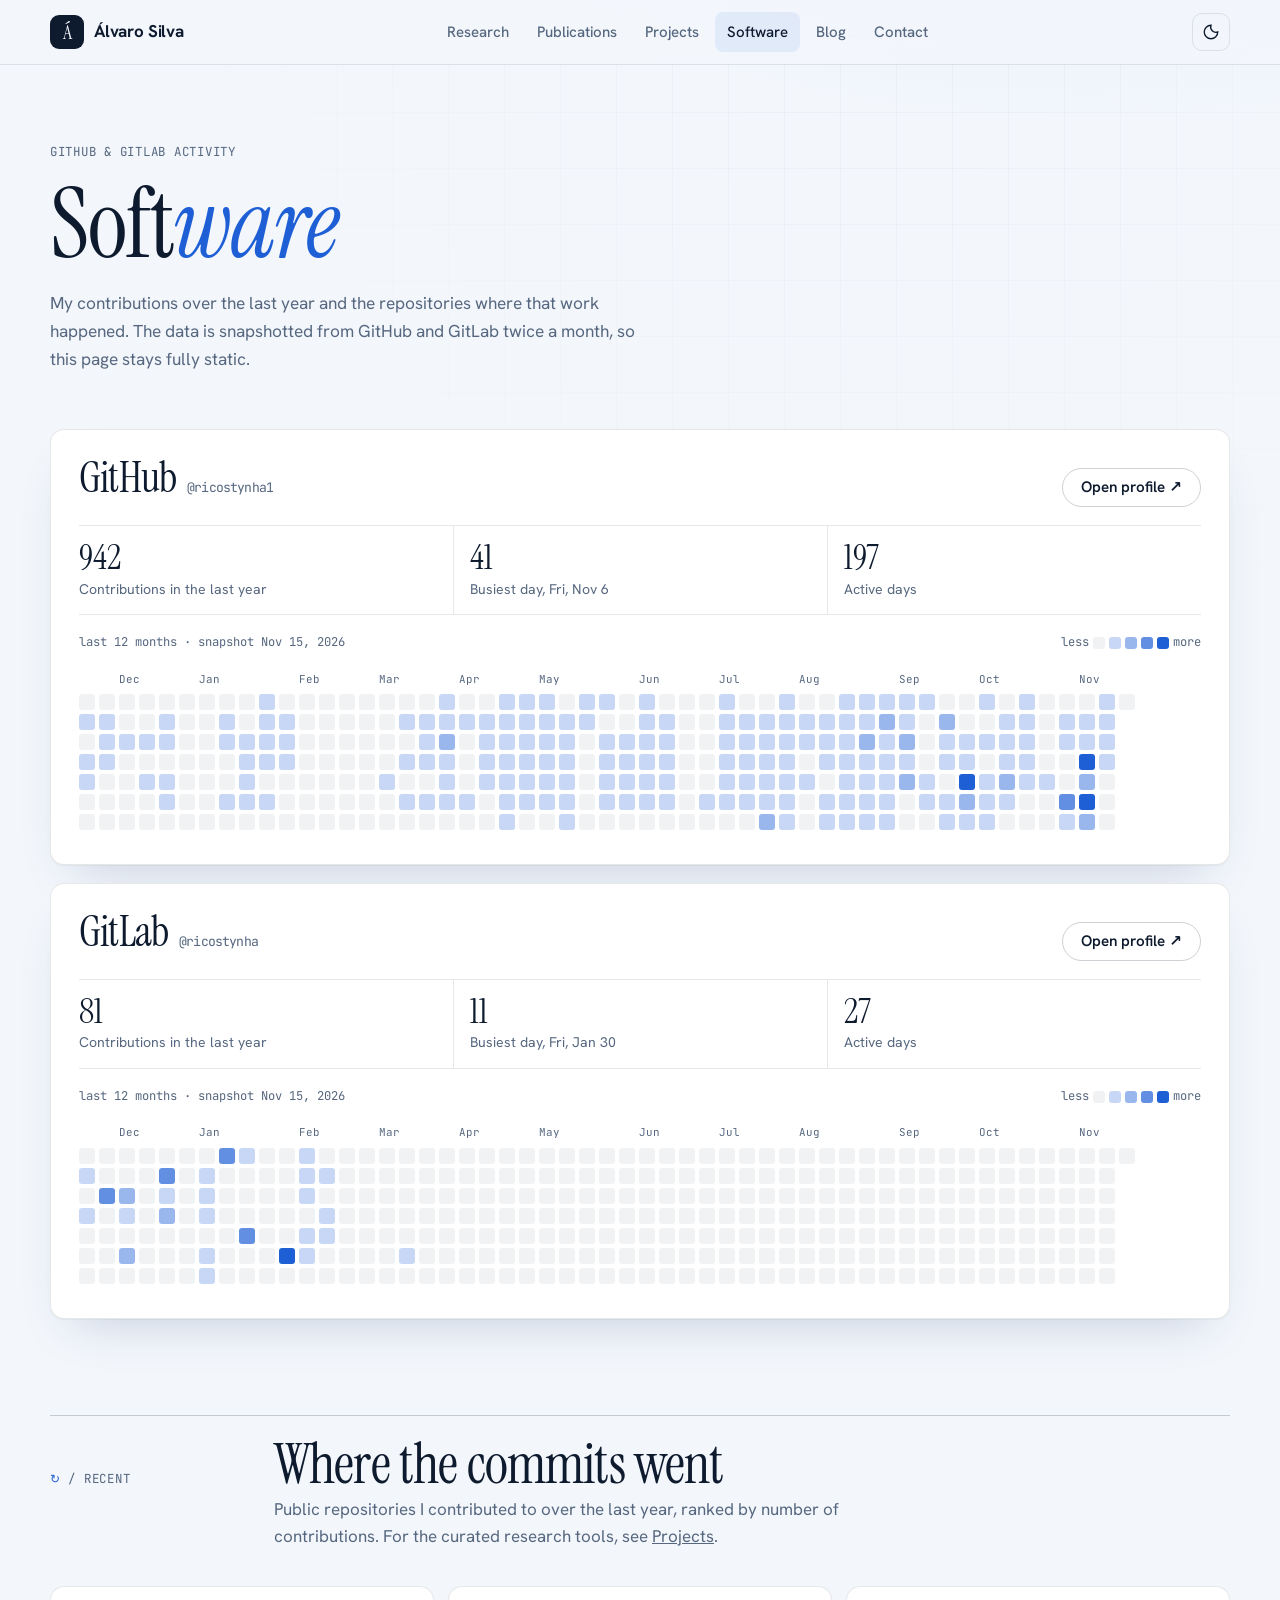
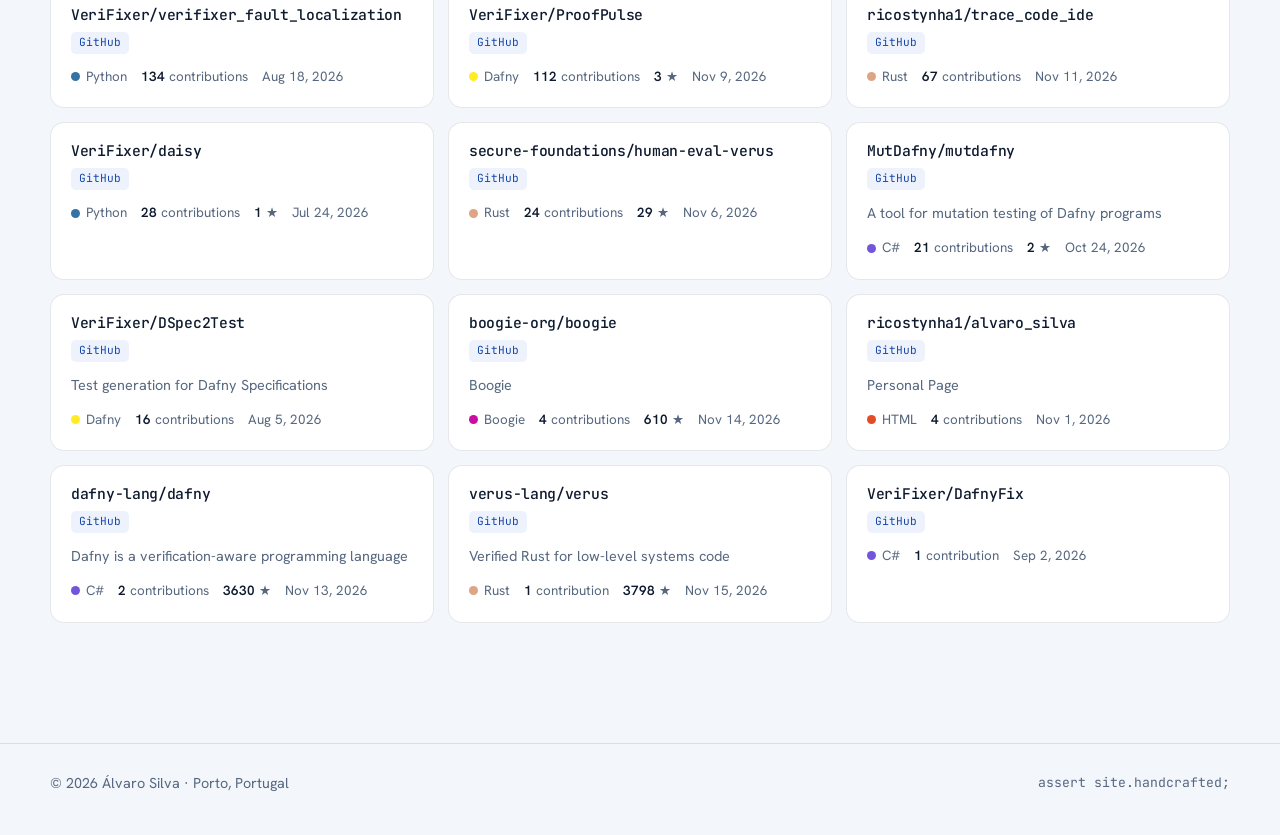
<file: software.html>
<!doctype html>
<html lang="en">
<head>
	<meta charset="utf-8">
	<meta name="viewport" content="width=device-width, initial-scale=1">
	<title>Software · Álvaro Silva</title>
	<meta name="description" content="Álvaro Silva's live software activity: GitHub and GitLab contribution heatmaps and recently active projects.">
	<link rel="icon" href="data:image/svg+xml,<svg xmlns='http://www.w3.org/2000/svg' viewBox='0 0 64 64'><rect width='64' height='64' rx='14' fill='%231f5fd6'/><text x='50%25' y='56%25' text-anchor='middle' dominant-baseline='middle' font-family='Georgia,serif' font-size='40' fill='%23ffffff'>Á</text></svg>">
	<link rel="preconnect" href="https://fonts.googleapis.com">
	<link rel="preconnect" href="https://fonts.gstatic.com" crossorigin>
	<link href="https://fonts.googleapis.com/css2?family=Hanken+Grotesk:wght@400;500;600;700&family=Instrument+Serif:ital@0;1&family=JetBrains+Mono:wght@400;500&display=swap" rel="stylesheet">
	<script>try{const t=localStorage.getItem('theme');if(t)document.documentElement.setAttribute('data-theme',t);}catch(e){}</script>
	<link rel="stylesheet" href="assets/site.css">
	<style>
		:root { --heat-0: rgba(14, 26, 46, 0.06); --heat-rgb: 31, 95, 214; }
		:root[data-theme="dark"] { --heat-0: rgba(238, 237, 244, 0.06); --heat-rgb: 179, 155, 255; }

		.platforms { display: grid; gap: 18px; }

		.platform { display: grid; gap: 18px; padding: 28px; }

		.platform-head { display: flex; flex-wrap: wrap; justify-content: space-between; align-items: baseline; gap: 12px; }
		.platform-head h2 { font-family: var(--serif); font-weight: 400; font-size: 2.6rem; line-height: 1; }
		.platform-head .handle { font-family: var(--mono); font-size: 0.82rem; color: var(--muted); margin-left: 10px; }

		.summary { display: grid; grid-template-columns: repeat(3, 1fr); border-top: 1px solid var(--line); border-bottom: 1px solid var(--line); }
		.summary-item { display: grid; gap: 2px; padding: 14px 16px 14px 0; }
		.summary-item + .summary-item { padding-left: 16px; border-left: 1px solid var(--line); }
		.summary-item strong { font-family: var(--serif); font-weight: 400; font-size: 2.2rem; line-height: 1; }
		.summary-item span { color: var(--muted); font-size: 0.88rem; }

		.legend { display: flex; justify-content: space-between; align-items: center; gap: 12px; font-family: var(--mono); font-size: 0.76rem; color: var(--muted); }
		.legend-samples { display: flex; align-items: center; gap: 4px; }
		.legend-samples span { width: 12px; height: 12px; border-radius: 3px; background: var(--heat-0); }
		.legend-samples span:nth-child(2) { background: rgba(var(--heat-rgb), 0.25); }
		.legend-samples span:nth-child(3) { background: rgba(var(--heat-rgb), 0.45); }
		.legend-samples span:nth-child(4) { background: rgba(var(--heat-rgb), 0.70); }
		.legend-samples span:nth-child(5) { background: rgba(var(--heat-rgb), 1); }

		.timeline-cue { display: none; }

		.calendar-wrap { --cell: 12px; --gap: 3px; overflow-x: auto; padding-bottom: 6px; }
		@media (min-width: 1100px) { .calendar-wrap { --cell: 16px; --gap: 4px; } }
		.calendar-grid-shell { display: grid; gap: 6px; min-width: fit-content; }

		.month-strip { display: grid; grid-auto-flow: column; grid-auto-columns: var(--cell); gap: var(--gap); font-family: var(--mono); font-size: 0.68rem; color: var(--muted); }
		.month-strip span { white-space: nowrap; }

		.heat-grid { display: grid; grid-auto-flow: column; grid-template-rows: repeat(7, var(--cell)); grid-auto-columns: var(--cell); gap: var(--gap); }
		.heat-cell { width: var(--cell); height: var(--cell); border-radius: 3px; background: var(--heat-0); }
		.heat-cell.is-empty { background: transparent; }
		.heat-cell.level-1 { background: rgba(var(--heat-rgb), 0.25); }
		.heat-cell.level-2 { background: rgba(var(--heat-rgb), 0.45); }
		.heat-cell.level-3 { background: rgba(var(--heat-rgb), 0.70); }
		.heat-cell.level-4 { background: rgba(var(--heat-rgb), 1); }

		.project-grid { display: grid; grid-template-columns: repeat(3, 1fr); gap: 14px; }
		.project-card { display: grid; gap: 12px; padding: 20px; border: 1px solid var(--line); border-radius: var(--radius); background: var(--bg-raised); align-content: start; }
		.project-card h3 { font-family: var(--mono); font-size: 0.92rem; font-weight: 500; word-break: break-word; }
		.project-card h3 a { text-decoration: none; }
		.project-card h3 a:hover { color: var(--accent); }
		.project-pills { display: flex; gap: 6px; margin-top: 8px; }
		.pill { font-family: var(--mono); font-size: 0.7rem; padding: 2px 8px; border-radius: 5px; background: var(--accent-wash); color: var(--accent-ink); }
		.project-meta { display: flex; flex-wrap: wrap; gap: 6px 14px; font-size: 0.84rem; color: var(--muted); }
		.project-meta strong { color: var(--ink); font-weight: 600; }
		.meta { color: var(--muted); }
		.repo-desc { color: var(--muted); font-size: 0.9rem; }
		.lang { display: inline-flex; align-items: center; gap: 6px; }
		.lang i { width: 9px; height: 9px; border-radius: 50%; display: inline-block; }

		.loading { color: var(--muted); font-family: var(--mono); font-size: 0.84rem; }

		@media (max-width: 900px) { .project-grid { grid-template-columns: 1fr 1fr; } }
		@media (max-width: 600px) {
			.platform { padding: 20px; }
			.project-grid { grid-template-columns: 1fr; }
			.summary { grid-template-columns: 1fr; }
			.summary-item + .summary-item { padding-left: 0; border-left: 0; border-top: 1px solid var(--line); }
		}
	</style>
</head>
<body>
	<header class="nav">
		<div class="wrap">
			<a class="mark" href="index.html"><span class="mark-glyph">Á</span>Álvaro Silva</a>
			<ul class="nav-links" id="nav-links">
				<li><a href="index.html#research">Research</a></li>
				<li><a href="publications.html">Publications</a></li>
				<li><a href="projects.html">Projects</a></li>
				<li><a href="software.html" aria-current="page">Software</a></li>
				<li><a href="blog.html">Blog</a></li>
				<li><a href="index.html#contact">Contact</a></li>
			</ul>
			<div class="nav-tools">
				<button class="icon-btn" id="theme-toggle" type="button" aria-label="Toggle dark mode" title="Toggle theme">
					<svg viewBox="0 0 24 24" fill="none" stroke="currentColor" stroke-width="1.8" stroke-linecap="round" aria-hidden="true"><path d="M12 3a9 9 0 1 0 9 9 7 7 0 0 1-9-9Z"/></svg>
				</button>
				<button class="icon-btn menu-btn" id="menu-toggle" type="button" aria-label="Open menu" aria-expanded="false" aria-controls="nav-links">
					<svg viewBox="0 0 24 24" fill="none" stroke="currentColor" stroke-width="1.8" stroke-linecap="round" aria-hidden="true"><path d="M4 7h16M4 12h16M4 17h16"/></svg>
				</button>
			</div>
		</div>
	</header>

	<main class="wrap">
		<section class="page-hero">
			<span class="kicker">GitHub &amp; GitLab activity</span>
			<h1 class="display" style="margin-top:14px">Soft<em>ware</em></h1>
			<p>My contributions over the last year and the repositories where that work happened. The data is snapshotted from GitHub and GitLab twice a month, so this page stays fully static.</p>
		</section>

		<section class="section" style="padding-top:48px">
			<div class="platforms">
				<article class="card platform" id="github-card">
					<div class="platform-head">
						<h2>GitHub<span class="handle">@ricostynha1</span></h2>
						<a class="btn" href="https://github.com/ricostynha1" target="_blank" rel="noreferrer">Open profile ↗</a>
					</div>
					<div class="summary" id="github-summary">
						<div class="summary-item"><strong>…</strong><span>Fetching contribution data</span></div>
					</div>
					<div class="legend">
						<span>last 12 months · <span id="github-updated"></span></span>
						<div class="legend-samples" aria-hidden="true">less <span></span><span></span><span></span><span></span><span></span> more</div>
					</div>
					<div class="calendar-wrap">
						<div class="calendar-grid-shell">
							<div class="month-strip" id="github-months" aria-hidden="true"></div>
							<div class="heat-grid github-grid" id="github-heatmap" aria-label="GitHub yearly activity heatmap"></div>
						</div>
					</div>
				</article>

				<article class="card platform" id="gitlab-card">
					<div class="platform-head">
						<h2>GitLab<span class="handle">@ricostynha</span></h2>
						<a class="btn" href="https://gitlab.com/ricostynha" target="_blank" rel="noreferrer">Open profile ↗</a>
					</div>
					<div class="summary" id="gitlab-summary">
						<div class="summary-item"><strong>…</strong><span>Fetching contribution data</span></div>
					</div>
					<div class="legend">
						<span>last 12 months · <span id="gitlab-updated"></span></span>
						<div class="legend-samples" aria-hidden="true">less <span></span><span></span><span></span><span></span><span></span> more</div>
					</div>
					<div class="calendar-wrap">
						<div class="calendar-grid-shell">
							<div class="month-strip" id="gitlab-months" aria-hidden="true"></div>
							<div class="heat-grid gitlab-grid" id="gitlab-heatmap" aria-label="GitLab activity heatmap"></div>
						</div>
					</div>
				</article>
			</div>
		</section>

		<section class="section">
			<div class="section-head">
				<span class="kicker"><span class="n">↻</span> / Recent</span>
				<div>
					<h2>Where the commits went</h2>
					<p class="aside" style="grid-column:auto">Public repositories I contributed to over the last year, ranked by number of contributions. For the curated research tools, see <a href="projects.html">Projects</a>.</p>
				</div>
			</div>
			<div id="project-grid" class="project-grid"><p class="loading">loading repositories…</p></div>
		</section>
	</main>

	<footer class="footer">
		<div class="wrap">
			<span>© <span id="year">2026</span> Álvaro Silva · Porto, Portugal</span>
			<code>assert site.handcrafted;</code>
		</div>
	</footer>

	<script src="assets/site.js"></script>
	<script src="data/github.js"></script>
	<script src="data/gitlab.js"></script>
	<script>
		// Renders data/github.js and data/gitlab.js, snapshots refreshed twice a month by
		// .github/workflows/refresh-data.yml (scripts/update_data.py). No live API calls.
		const LANGUAGE_COLORS = { Rust: '#dea584', 'C#': '#178600', Python: '#3572a5', Dafny: '#6f42c1', 'Jupyter Notebook': '#da5b0b', Verilog: '#b2b7f8', TypeScript: '#3178c6', JavaScript: '#f1e05a', HTML: '#e34c26', Haskell: '#5e5086', C: '#555555', 'C++': '#f34b7d' };

		function escapeHtml(value) {
			return String(value ?? '').replace(/[&<>"']/g, (c) => ({ '&': '&amp;', '<': '&lt;', '>': '&gt;', '"': '&quot;', "'": '&#39;' }[c]));
		}

		const isoDay = (date) => `${date.getFullYear()}-${String(date.getMonth() + 1).padStart(2, '0')}-${String(date.getDate()).padStart(2, '0')}`;
		const parseDay = (text) => new Date(`${text.slice(0, 10)}T00:00:00`);
		const formatDay = (date, withYear) => date.toLocaleDateString(undefined, withYear ? { year: 'numeric', month: 'short', day: 'numeric' } : { weekday: 'short', month: 'short', day: 'numeric' });

		function level(count, max) {
			if (count <= 0) return 0;
			const ratio = count / Math.max(max, 1);
			return ratio < 0.25 ? 1 : ratio < 0.5 ? 2 : ratio < 0.75 ? 3 : 4;
		}

		function renderPlatform(prefix, data) {
			const end = parseDay(data.updated);
			const start = new Date(end);
			start.setDate(start.getDate() - 364);
			const first = new Date(start);
			first.setDate(first.getDate() - first.getDay()); // align columns to Sundays

			const days = [];
			for (const cursor = new Date(first); cursor <= end; cursor.setDate(cursor.getDate() + 1)) {
				const key = isoDay(cursor);
				days.push({ date: new Date(cursor), count: data.calendar[key] || 0, outside: cursor < start });
			}

			const inRange = days.filter((d) => !d.outside);
			const max = Math.max(0, ...inRange.map((d) => d.count));
			const total = inRange.reduce((sum, d) => sum + d.count, 0);
			const peak = inRange.reduce((best, d) => (d.count > best.count ? d : best), { count: 0, date: null });

			document.getElementById(`${prefix}-heatmap`).innerHTML = days.map((d) => d.outside
				? '<div class="heat-cell is-empty" aria-hidden="true"></div>'
				: `<div class="heat-cell level-${level(d.count, max)}" title="${formatDay(d.date)}: ${d.count} contribution${d.count === 1 ? '' : 's'}"></div>`).join('');

			const months = [];
			for (let i = 0; i < days.length; i += 7) {
				const firstOfMonth = days.slice(i, i + 7).find((d) => !d.outside && d.date.getDate() === 1);
				months.push(`<span>${firstOfMonth ? firstOfMonth.date.toLocaleDateString(undefined, { month: 'short' }) : ''}</span>`);
			}
			document.getElementById(`${prefix}-months`).innerHTML = months.join('');

			document.getElementById(`${prefix}-summary`).innerHTML = `
				<div class="summary-item"><strong>${total}</strong><span>Contributions in the last year</span></div>
				<div class="summary-item"><strong>${peak.count}</strong><span>Busiest day${peak.date ? `, ${formatDay(peak.date)}` : ''}</span></div>
				<div class="summary-item"><strong>${inRange.filter((d) => d.count > 0).length}</strong><span>Active days</span></div>`;

			document.getElementById(`${prefix}-updated`).textContent = `snapshot ${formatDay(end, true)}`;
		}

		function renderRepos(sources) {
			const repos = sources.flatMap((data) => (data?.repos || []).map((repo) => ({ ...repo, platform: data.platform })))
				// Untouched forks are listed on the Projects page; here, show where the work happened.
				.filter((repo) => repo.contributions > 0 || !repo.fork)
				.sort((a, b) => b.contributions - a.contributions || String(b.last_activity).localeCompare(String(a.last_activity)))
				.slice(0, 12);

			const grid = document.getElementById('project-grid');
			if (!repos.length) {
				grid.innerHTML = '<p class="loading">No public repository activity in the snapshot.</p>';
				return;
			}
			grid.innerHTML = repos.map((repo) => `
				<article class="project-card">
					<div>
						<h3><a href="${escapeHtml(repo.url)}" target="_blank" rel="noreferrer">${escapeHtml(repo.name)}</a></h3>
						<div class="project-pills"><span class="pill">${escapeHtml(repo.platform)}</span>${repo.fork ? '<span class="pill">fork</span>' : ''}</div>
					</div>
					${repo.description ? `<p class="repo-desc">${escapeHtml(repo.description)}</p>` : ''}
					<div class="project-meta">
						${repo.language ? `<span class="lang"><i style="background:${escapeHtml(repo.color || LANGUAGE_COLORS[repo.language] || 'var(--faint)')}"></i>${escapeHtml(repo.language)}</span>` : ''}
						${repo.contributions ? `<span><strong>${repo.contributions}</strong> contribution${repo.contributions === 1 ? '' : 's'}</span>` : ''}
						${repo.stars ? `<span><strong>${repo.stars}</strong> ★</span>` : ''}
						${repo.last_activity ? `<span>${formatDay(parseDay(repo.last_activity), true)}</span>` : ''}
					</div>
				</article>`).join('');
		}

		const data = window.SITE_DATA || {};
		for (const prefix of ['github', 'gitlab']) {
			if (data[prefix]) {
				renderPlatform(prefix, data[prefix]);
			} else {
				document.getElementById(`${prefix}-summary`).innerHTML = '<div class="summary-item"><strong>—</strong><span>Snapshot unavailable</span></div>';
			}
		}
		renderRepos([data.github, data.gitlab]);
		for (const wrap of document.querySelectorAll('.calendar-wrap')) wrap.scrollLeft = wrap.scrollWidth;
	</script>
</body>
</html>
</file>
<file: assets/site.css>
/* Álvaro Silva — shared styles
   Concept: "verified". Cool, bluish-white editorial layout with a Dafny-flavoured
   code layer; blue accent, green reserved for "verified". */

:root {
	--bg: #f3f7fc;
	--bg-raised: #ffffff;
	--ink: #0e1a2e;
	--ink-soft: #23324a;
	--muted: #56677f;
	--faint: #8a99ae;
	--line: rgba(14, 26, 46, 0.10);
	--line-strong: rgba(14, 26, 46, 0.20);
	--accent: #1f5fd6;
	--accent-ink: #1748a8;
	--accent-wash: rgba(31, 95, 214, 0.08);
	--ok: #0f8a6a;
	--ok-wash: rgba(15, 138, 106, 0.10);
	--warn: #b5651d;
	--code-bg: #0d1a33;
	--code-ink: #e6eefb;
	--code-dim: #8aa0c2;
	--code-kw: #8ab4ff;
	--code-ty: #6fd6d0;
	--code-str: #f5c98a;
	--code-ok: #4fd1a5;
	--on-dark: #eef4ff;
	--glow: rgba(31, 95, 214, 0.10);
	--shadow: 0 1px 0 rgba(14, 26, 46, 0.04), 0 24px 48px -24px rgba(20, 50, 100, 0.22);
	--radius: 14px;
	--max: 1180px;
	--serif: "Instrument Serif", "Iowan Old Style", Georgia, serif;
	--sans: "Hanken Grotesk", system-ui, -apple-system, "Segoe UI", sans-serif;
	--mono: "JetBrains Mono", ui-monospace, "SFMono-Regular", Menlo, monospace;
	color-scheme: light;
}

/* Light is the default; dark mode is opt-in via the theme toggle. */
:root[data-theme="dark"] {
	/* the original violet-on-ink palette */
	--bg: #0f0f14;
	--bg-raised: #17171f;
	--ink: #eeedf4;
	--ink-soft: #d6d4e2;
	--muted: #a2a1b3;
	--faint: #74738a;
	--line: rgba(238, 237, 244, 0.12);
	--line-strong: rgba(238, 237, 244, 0.26);
	--accent: #b39bff;
	--accent-ink: #cbbaff;
	--accent-wash: rgba(179, 155, 255, 0.10);
	--ok: #5ad48f;
	--ok-wash: rgba(90, 212, 143, 0.12);
	--warn: #f0a35e;
	--code-bg: #1b1a25;
	--code-ink: #e8e6f0;
	--code-dim: #8c88a3;
	--code-kw: #c4a8ff;
	--code-ty: #7fd4c1;
	--code-str: #f2c48d;
	--code-ok: #5ad48f;
	--on-dark: #f4f1ea;
	--glow: transparent;
	--shadow: 0 1px 0 rgba(0, 0, 0, 0.3), 0 24px 48px -24px rgba(0, 0, 0, 0.7);
	color-scheme: dark;
}

* { box-sizing: border-box; }

html { scroll-behavior: smooth; -webkit-text-size-adjust: 100%; }

body {
	margin: 0;
	background: radial-gradient(1200px 640px at 85% -12%, var(--glow), transparent 65%) no-repeat, var(--bg);
	color: var(--ink);
	font-family: var(--sans);
	font-size: 17px;
	line-height: 1.6;
	overflow-x: hidden;
	-webkit-font-smoothing: antialiased;
}

/* faint proof-grid in the background */
body::before {
	content: "";
	position: fixed;
	inset: 0;
	z-index: -1;
	pointer-events: none;
	background-image:
		linear-gradient(var(--line) 1px, transparent 1px),
		linear-gradient(90deg, var(--line) 1px, transparent 1px);
	background-size: 56px 56px;
	opacity: 0.35;
	mask-image: radial-gradient(ellipse at 70% 0%, #000 0%, transparent 60%);
}

a { color: inherit; }
img { max-width: 100%; display: block; }
::selection { background: var(--accent); color: var(--bg); }

:focus-visible { outline: 2px solid var(--accent); outline-offset: 3px; border-radius: 4px; }

.wrap {
	width: min(100% - 32px, var(--max));
	margin-inline: auto;
}

/* ---------- Top navigation ---------- */

.nav {
	position: sticky;
	top: 0;
	z-index: 50;
	background: color-mix(in srgb, var(--bg) 82%, transparent);
	backdrop-filter: blur(14px);
	-webkit-backdrop-filter: blur(14px);
	border-bottom: 1px solid var(--line);
}

.nav .wrap {
	display: flex;
	align-items: center;
	justify-content: space-between;
	gap: 16px;
	height: 64px;
}

.mark {
	display: inline-flex;
	align-items: center;
	gap: 10px;
	text-decoration: none;
	font-weight: 700;
	letter-spacing: -0.01em;
	white-space: nowrap;
}

.mark-glyph {
	display: inline-grid;
	place-items: center;
	width: 34px;
	height: 34px;
	border-radius: 9px;
	background: var(--ink);
	color: var(--bg);
	font-family: var(--serif);
	font-size: 1.25rem;
	font-weight: 400;
	line-height: 1;
}

.nav-links {
	display: flex;
	align-items: center;
	gap: 4px;
	list-style: none;
	margin: 0;
	padding: 0;
}

.nav-links a {
	display: block;
	padding: 8px 12px;
	border-radius: 8px;
	text-decoration: none;
	color: var(--muted);
	font-size: 0.94rem;
	font-weight: 500;
	transition: color 0.15s, background 0.15s;
}

.nav-links a:hover { color: var(--ink); background: var(--accent-wash); }
.nav-links a[aria-current="page"] { color: var(--ink); background: var(--accent-wash); }

.nav-tools { display: flex; align-items: center; gap: 6px; }

.icon-btn {
	display: inline-grid;
	place-items: center;
	width: 38px;
	height: 38px;
	border-radius: 10px;
	border: 1px solid var(--line);
	background: transparent;
	color: var(--ink);
	cursor: pointer;
	transition: border-color 0.15s, background 0.15s;
}

.icon-btn:hover { border-color: var(--line-strong); background: var(--accent-wash); }
.icon-btn svg { width: 18px; height: 18px; }

.menu-btn { display: none; }

@media (max-width: 860px) {
	.menu-btn { display: inline-grid; }
	.nav-links {
		position: absolute;
		top: 64px;
		left: 0;
		right: 0;
		flex-direction: column;
		align-items: stretch;
		padding: 8px 16px 16px;
		background: var(--bg);
		border-bottom: 1px solid var(--line);
		display: none;
	}
	.nav[data-open="true"] .nav-links { display: flex; }
	.nav-links a { padding: 12px; font-size: 1rem; }
}

/* ---------- Type ---------- */

h1, h2, h3, h4 { margin: 0; font-weight: 600; letter-spacing: -0.02em; line-height: 1.15; }

.display {
	font-family: var(--serif);
	font-weight: 400;
	letter-spacing: -0.015em;
	line-height: 0.98;
}

.display em { font-style: italic; color: var(--accent); }

.kicker {
	font-family: var(--mono);
	font-size: 0.78rem;
	letter-spacing: 0.06em;
	text-transform: uppercase;
	color: var(--muted);
}

.kicker .n { color: var(--accent); }

p { margin: 0; }
.muted { color: var(--muted); }

/* ---------- Buttons & chips ---------- */

.btn {
	display: inline-flex;
	align-items: center;
	gap: 8px;
	padding: 11px 18px;
	border-radius: 999px;
	border: 1px solid var(--line-strong);
	background: transparent;
	color: var(--ink);
	font: 600 0.95rem/1 var(--sans);
	text-decoration: none;
	cursor: pointer;
	transition: transform 0.15s, background 0.15s, border-color 0.15s;
}

.btn:hover { transform: translateY(-1px); border-color: var(--ink); }
.btn svg { width: 16px; height: 16px; }

.btn.solid { background: var(--ink); color: var(--bg); border-color: var(--ink); }
.btn.solid:hover { background: var(--accent); border-color: var(--accent); }

.chip {
	display: inline-flex;
	align-items: center;
	gap: 6px;
	padding: 3px 9px;
	border-radius: 6px;
	border: 1px solid var(--line);
	font-family: var(--mono);
	font-size: 0.74rem;
	color: var(--muted);
	white-space: nowrap;
}

.chip.accent { color: var(--accent-ink); border-color: transparent; background: var(--accent-wash); }
.chip.ok { color: var(--ok); border-color: transparent; background: var(--ok-wash); }
.chip.warn { color: var(--warn); border-color: currentColor; }

.chip .dot { width: 6px; height: 6px; border-radius: 50%; background: currentColor; }

.socials { display: flex; flex-wrap: wrap; gap: 8px; }

/* ---------- Sections ---------- */

.section { padding: 96px 0 0; }

.section-head {
	display: grid;
	grid-template-columns: 200px 1fr;
	gap: 24px;
	align-items: baseline;
	margin-bottom: 36px;
	padding-top: 20px;
	border-top: 1px solid var(--line-strong);
}

.section-head h2 {
	font-family: var(--serif);
	font-weight: 400;
	font-size: clamp(2.2rem, 4.6vw, 3.5rem);
	line-height: 1;
	letter-spacing: -0.015em;
}

.section-head .aside { grid-column: 2; color: var(--muted); max-width: 62ch; margin-top: 4px; }

@media (max-width: 720px) {
	.section { padding-top: 64px; }
	.section-head { grid-template-columns: 1fr; gap: 10px; }
	.section-head .aside { grid-column: 1; }
}

/* ---------- Cards ---------- */

.card {
	background: var(--bg-raised);
	border: 1px solid var(--line);
	border-radius: var(--radius);
	padding: 24px;
	box-shadow: var(--shadow);
}

/* ---------- Code block (Dafny-ish) ---------- */

.code {
	background: var(--code-bg);
	color: var(--code-ink);
	border-radius: var(--radius);
	font-family: var(--mono);
	font-size: 0.82rem;
	line-height: 1.7;
	box-shadow: 0 30px 60px -30px rgba(8, 20, 48, 0.55);
	overflow: hidden;
	min-width: 0;
	max-width: 100%;
}

.code-bar {
	display: flex;
	align-items: center;
	justify-content: space-between;
	gap: 10px;
	padding: 10px 14px;
	border-bottom: 1px solid rgba(255, 255, 255, 0.08);
	color: var(--code-dim);
	font-size: 0.74rem;
}

.code-bar .lights { display: flex; gap: 6px; }
.code-bar .lights i { width: 10px; height: 10px; border-radius: 50%; background: rgba(255, 255, 255, 0.16); }

.code pre { margin: 0; padding: 16px 18px; overflow-x: auto; white-space: pre; }
.code .kw { color: var(--code-kw); }
.code .ty { color: var(--code-ty); }
.code .st { color: var(--code-str); }
.code .cm { color: var(--code-dim); font-style: italic; }

.code-status {
	display: flex;
	align-items: center;
	gap: 8px;
	padding: 10px 14px;
	border-top: 1px solid rgba(255, 255, 255, 0.08);
	font-size: 0.74rem;
	color: var(--code-dim);
}

.code-status .ok { color: var(--code-ok); display: inline-flex; align-items: center; gap: 6px; }
.code-status .ok svg { width: 14px; height: 14px; }

/* ---------- Publication list ---------- */

.pubs { list-style: none; margin: 0; padding: 0; }

.pub {
	display: grid;
	grid-template-columns: 120px 1fr;
	gap: 24px;
	padding: 24px 0;
	border-bottom: 1px solid var(--line);
}

.pub:first-child { padding-top: 0; }

.pub-venue { font-family: var(--mono); font-size: 0.8rem; color: var(--muted); padding-top: 4px; }
.pub-venue strong { display: block; color: var(--ink); font-size: 0.92rem; font-weight: 600; }

.pub h3 { font-size: 1.14rem; font-weight: 600; line-height: 1.35; letter-spacing: -0.01em; }
.pub h3 a { text-decoration: none; background-image: linear-gradient(var(--accent), var(--accent)); background-size: 0 1px; background-repeat: no-repeat; background-position: 0 100%; transition: background-size 0.25s; }
.pub h3 a:hover { background-size: 100% 1px; }

.pub .authors { margin-top: 6px; color: var(--muted); font-size: 0.95rem; }
.pub .authors .me { color: var(--ink); font-weight: 600; }
.pub .summary { margin-top: 10px; color: var(--ink-soft); font-size: 0.95rem; max-width: 75ch; }

.pub-links { display: flex; flex-wrap: wrap; gap: 8px; margin-top: 14px; align-items: center; }

.pub-link {
	display: inline-flex;
	align-items: center;
	gap: 5px;
	padding: 4px 10px;
	border-radius: 6px;
	border: 1px solid var(--line);
	font-family: var(--mono);
	font-size: 0.75rem;
	text-decoration: none;
	color: var(--ink-soft);
	transition: border-color 0.15s, color 0.15s;
}

.pub-link:hover { border-color: var(--accent); color: var(--accent); }

@media (max-width: 640px) {
	.pub { grid-template-columns: 1fr; gap: 8px; }
	.pub-venue strong { display: inline; margin-right: 8px; }
}

/* ---------- Page hero (inner pages) ---------- */

.page-hero { padding: 72px 0 8px; }
.page-hero h1 { font-size: clamp(3rem, 8vw, 6rem); }
.page-hero p { margin-top: 18px; max-width: 60ch; color: var(--muted); font-size: 1.08rem; }

/* ---------- Footer ---------- */

.footer { margin-top: 120px; border-top: 1px solid var(--line); padding: 28px 0 40px; color: var(--muted); font-size: 0.9rem; }
.footer .wrap { display: flex; flex-wrap: wrap; justify-content: space-between; gap: 12px; }
.footer code { font-family: var(--mono); font-size: 0.82rem; }

/* ---------- Motion ---------- */

.reveal { opacity: 0; transform: translateY(14px); transition: opacity 0.7s ease, transform 0.7s ease; }
.reveal.in { opacity: 1; transform: none; }

@media (prefers-reduced-motion: reduce) {
	html { scroll-behavior: auto; }
	.reveal { opacity: 1; transform: none; transition: none; }
	* { animation: none !important; }
}

/* ---------- Google Scholar (filled by assets/scholar.js) ---------- */

.scholar-metrics {
	display: flex;
	flex-wrap: wrap;
	align-items: flex-end;
	gap: 14px 32px;
	margin-top: 28px;
	padding: 18px 22px;
	border: 1px solid var(--line);
	border-radius: var(--radius);
	background: var(--bg-raised);
}

.scholar-metrics[hidden] { display: none; }

.sch-stat strong { display: block; font-family: var(--serif); font-weight: 400; font-size: 2.4rem; line-height: 1; }
.sch-stat span { font-family: var(--mono); font-size: 0.72rem; color: var(--muted); text-transform: uppercase; letter-spacing: 0.05em; }

.sch-bars { display: flex; align-items: flex-end; gap: 6px; height: 52px; }
.sch-bar { display: grid; grid-template-rows: 1fr auto; justify-items: center; height: 100%; width: 22px; gap: 3px; }
.sch-bar span { align-self: end; width: 100%; border-radius: 3px 3px 0 0; background: var(--accent); }
.sch-bar small { font-family: var(--mono); font-size: 0.66rem; color: var(--faint); }

.sch-source { margin-left: auto; align-self: center; font-family: var(--mono); font-size: 0.74rem; color: var(--muted); text-decoration: none; }
.sch-source:hover { color: var(--accent); }

.sch-cited {
	display: inline-block;
	margin-top: 8px;
	padding: 2px 7px;
	border-radius: 5px;
	background: var(--accent-wash);
	color: var(--accent-ink);
	font-size: 0.72rem;
	text-decoration: none;
	white-space: nowrap;
}

.sch-cited:hover { background: var(--accent); color: var(--bg); }

@media (max-width: 640px) {
	.sch-cited { margin: 0 0 0 4px; }
	.sch-source { margin-left: 0; flex-basis: 100%; }
}
</file>
